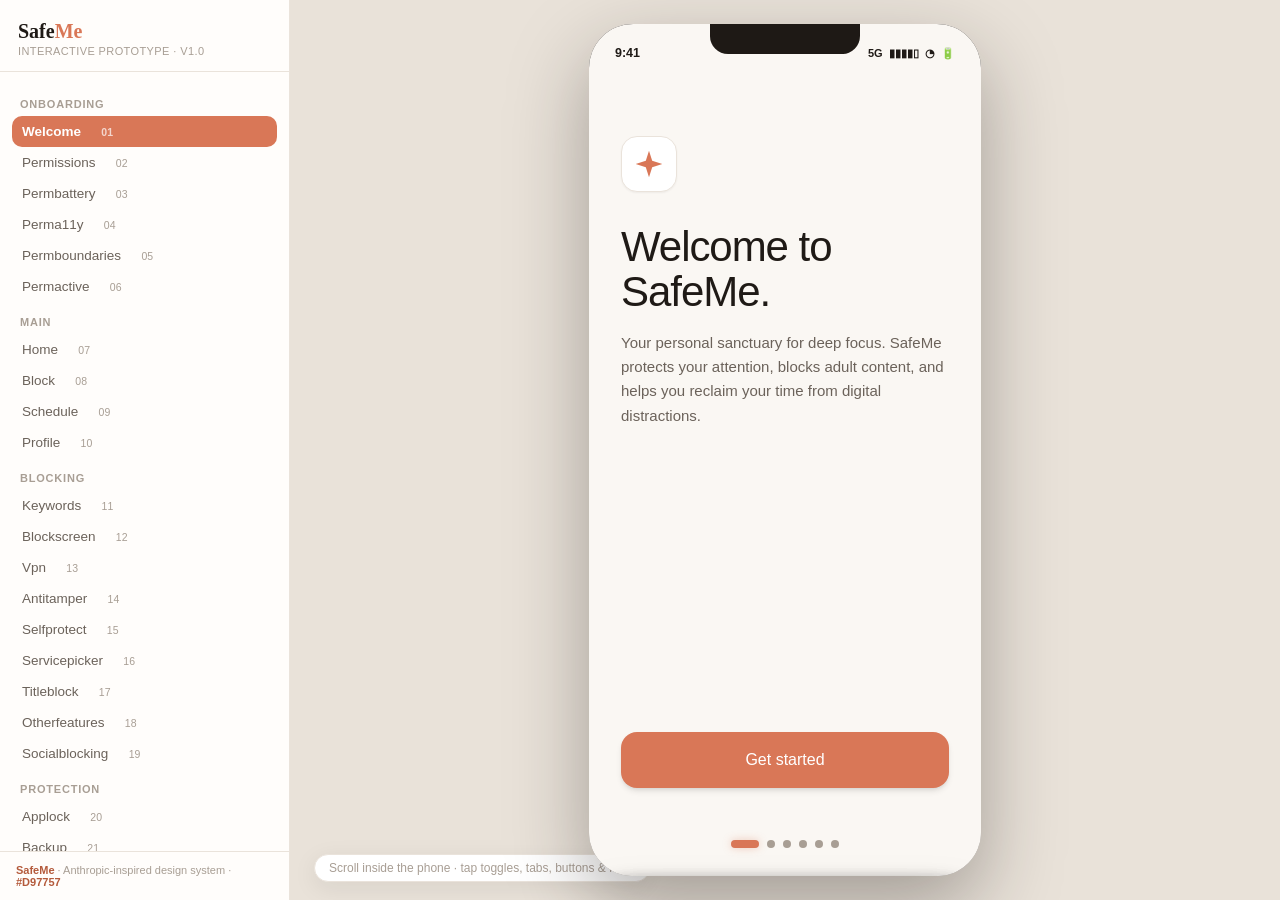
<file: Reference/prototype/index.html>
<!DOCTYPE html>
<html lang="en">
<head>
<meta charset="UTF-8">
<meta name="viewport" content="width=device-width, initial-scale=1.0">
<title>SafeMe — Interactive Prototype</title>
<script>try{var t=localStorage.getItem('safeme_theme')||'System';var d=t==='Dark'||(t==='System'&&matchMedia('(prefers-color-scheme: dark)').matches);document.documentElement.setAttribute('data-theme',d?'dark':'light')}catch(e){}</script>
<link rel="stylesheet" href="css/styles.css">
</head>
<body>

<!-- ============ PROTOTYPE TOOLBAR ============ -->
<aside class="ptb" id="ptb">
  <div class="ptb-head">
    <div class="pt-logo">Safe<b>Me</b></div>
    <small>Interactive prototype · v1.0</small>
  </div>
  <div class="ptb-groups" id="ptbGroups"></div>
  <div class="ptb-foot"><b>SafeMe</b> · Anthropic-inspired design system · <b>#D97757</b></div>
</aside>

<!-- ============ STAGE ============ -->
<div class="stage">
  <span class="hint">Scroll inside the phone · tap toggles, tabs, buttons &amp; rows</span>

  <!-- ============ PHONE ============ -->
  <div class="phone">
    <div class="notch"></div>
    <div class="statusbar" id="statusbar">
      <span>9:41</span>
      <span class="sright">5G&nbsp; ▮▮▮▮▯&nbsp; ◔&nbsp; 🔋</span>
    </div>

    <div class="screenwrap" id="screenwrap">
      <!-- ================= ONBOARDING — Welcome (safeme_onboarding.html · screen 0) ================= -->
      <section class="screen onb show" id="sc-welcome">
        <div class="obx">
          <div class="obx-top obx-top-welcome">
            <div class="obx-logo"><svg viewBox="0 0 24 24" fill="currentColor"><path d="M12 2L14.4 9.6L22 12L14.4 14.4L12 22L9.6 14.4L2 12L9.6 9.6L12 2Z"/></svg></div>
            <h1 class="obx-wtitle">Welcome to SafeMe.</h1>
            <p class="obx-lead">Your personal sanctuary for deep focus. SafeMe protects your attention, blocks adult content, and helps you reclaim your time from digital distractions.</p>
          </div>
          <div class="obx-foot single">
            <button class="obx-btn-primary" onclick="nav('permissions')">Get started</button>
          </div>
          <div class="obx-dots"><i class="on"></i><i></i><i></i><i></i><i></i><i></i></div>
        </div>
      </section>

      <!-- ================= PERMISSIONS — Step 1 · Notifications (screen 1) ================= -->
      <section class="screen onb" id="sc-permissions">
        <div class="obx">
          <div>
            <div class="obx-backrow"><button class="obx-back" aria-label="Back" onclick="permBack('welcome')"><svg viewBox="0 0 24 24"><path d="M15 5l-7 7 7 7"/></svg></button></div>
            <div class="obx-top">
              <span class="obx-step">Step 1 of 5</span>
              <h2 class="obx-title">Stay mindful</h2>
              <p class="obx-body">Allow SafeMe to send quiet updates when you cross milestones or when focus sessions conclude. We keep notifications minimal and peaceful.</p>
              <div class="obx-card">
                <div class="obx-nrow">
                  <div class="obx-avatar">S</div>
                  <div>
                    <p class="obx-ctitle">SafeMe Shield</p>
                    <p class="obx-csub-sm">Focus &amp; Protection Service</p>
                  </div>
                </div>
                <p class="obx-ntext">Allow SafeMe to send occasional summaries?</p>
              </div>
            </div>
          </div>
          <div class="obx-foot">
            <button class="obx-btn-primary" data-grant data-perm="notifications" data-next="permbattery" onclick="grantPerm(this)">Allow notifications</button>
            <button class="obx-btn-secondary" data-perm="notifications" data-next="permbattery" onclick="skipPerm(this)">Skip for now</button>
          </div>
          <div class="obx-dots"><i></i><i class="on"></i><i></i><i></i><i></i><i></i></div>
        </div>
      </section>

      <!-- ================= PERMISSIONS — Step 2 · Battery (screen 2) ================= -->
      <section class="screen onb" id="sc-permbattery">
        <div class="obx">
          <div>
            <div class="obx-backrow"><button class="obx-back" aria-label="Back" onclick="permBack('permissions')"><svg viewBox="0 0 24 24"><path d="M15 5l-7 7 7 7"/></svg></button></div>
            <div class="obx-top">
              <span class="obx-step">Step 2 of 5</span>
              <h2 class="obx-title">Uninterrupted guard</h2>
              <p class="obx-body">To keep adult content blocked and maintain distraction filters around the clock, SafeMe needs background protection exemption from your battery saver.</p>
              <div class="obx-card">
                <div class="obx-brow">
                  <div>
                    <p class="obx-ctitle">Always Protect in Background</p>
                    <p class="obx-csub">Exempt from Android power saving</p>
                  </div>
                  <div class="obx-toggle" aria-hidden="true"><div class="obx-knob"></div></div>
                </div>
              </div>
            </div>
          </div>
          <div class="obx-foot">
            <button class="obx-btn-primary" data-grant data-perm="battery" data-next="perma11y" onclick="grantPerm(this)">Disable optimization</button>
            <button class="obx-btn-secondary" data-perm="battery" data-next="perma11y" onclick="skipPerm(this)">Skip for now</button>
          </div>
          <div class="obx-dots"><i></i><i></i><i class="on"></i><i></i><i></i><i></i></div>
        </div>
      </section>

      <!-- ================= PERMISSIONS — Step 3 · Accessibility (screen 3) ================= -->
      <section class="screen onb" id="sc-perma11y">
        <div class="obx">
          <div>
            <div class="obx-backrow"><button class="obx-back" aria-label="Back" onclick="permBack('permbattery')"><svg viewBox="0 0 24 24"><path d="M15 5l-7 7 7 7"/></svg></button></div>
            <div class="obx-top">
              <span class="obx-step">Step 3 of 5</span>
              <h2 class="obx-title">Content filtering</h2>
              <p class="obx-body obx-body-tight">Enable accessibility services to allow SafeMe to detect and filter explicit adult content or addictive feeds across your browsers and apps instantly.</p>
              <div class="obx-callout">
                <svg fill="none" stroke="currentColor" viewBox="0 0 24 24"><path stroke-linecap="round" stroke-linejoin="round" stroke-width="2" d="M13 16h-1v-4h-1m1-4h.01M21 12a9 9 0 11-18 0 9 9 0 0118 0z"/></svg>
                <p>Your privacy is absolute. Content checks happen locally on your device to shield you without compromising your personal data.</p>
              </div>
            </div>
          </div>
          <div class="obx-foot">
            <button class="obx-btn-primary" data-grant data-perm="a11y" data-next="permboundaries" onclick="grantPerm(this)">Enable accessibility</button>
            <button class="obx-btn-secondary" data-perm="a11y" data-next="permboundaries" onclick="skipPerm(this)">Skip for now</button>
          </div>
          <div class="obx-dots"><i></i><i></i><i></i><i class="on"></i><i></i><i></i></div>
        </div>
      </section>

      <!-- ================= PERMISSIONS — Step 4 · Boundaries (screen 4) ================= -->
      <section class="screen onb" id="sc-permboundaries">
        <div class="obx">
          <div>
            <div class="obx-backrow"><button class="obx-back" aria-label="Back" onclick="permBack('perma11y')"><svg viewBox="0 0 24 24"><path d="M15 5l-7 7 7 7"/></svg></button></div>
            <div class="obx-top">
              <span class="obx-step">Step 4 of 5</span>
              <h2 class="obx-title">Your digital boundaries</h2>
              <p class="obx-body">SafeMe is engineered to respect your autonomy. By filtering out distractions and harmful content, we help you direct your focus toward what truly matters to you.</p>
              <div class="obx-card">
                <p class="obx-ctitle" style="margin-bottom:4px">Strict Safe Filtering</p>
                <p class="obx-cbody">Adult content and triggers are blocked silently and securely in the background.</p>
              </div>
            </div>
          </div>
          <div class="obx-foot single">
            <button class="obx-btn-primary" onclick="nav('permactive')">I understand</button>
          </div>
          <div class="obx-dots"><i></i><i></i><i></i><i></i><i class="on"></i><i></i></div>
        </div>
      </section>

      <!-- ================= PERMISSIONS — Active (screen 5) ================= -->
      <section class="screen onb" id="sc-permactive">
        <div class="obx">
          <div>
            <div class="obx-backrow"><button class="obx-back" aria-label="Back" onclick="permBack('permboundaries')"><svg viewBox="0 0 24 24"><path d="M15 5l-7 7 7 7"/></svg></button></div>
            <div class="obx-top obx-done">
              <div class="obx-check"><svg fill="none" stroke="currentColor" viewBox="0 0 24 24"><path stroke-linecap="round" stroke-linejoin="round" stroke-width="2.5" d="M5 13l4 4L19 7"/></svg></div>
              <h2 class="obx-dtitle">SafeMe is active.</h2>
              <p class="obx-dbody">Your defenses are set. Enjoy a clean, focused, and distraction-free digital experience.</p>
            </div>
          </div>
          <div class="obx-foot single">
            <button class="obx-btn-primary" onclick="finishOnboard()">Open SafeMe</button>
          </div>
          <!-- No paging dots: the reference file fades the indicators out on this screen. -->
        </div>
      </section>

      <!-- ================= HOME ================= -->
      <section class="screen nav-on" id="sc-home">
        <div style="display:flex;align-items:center;gap:10px;padding-top:10px">
          <div class="avatar">A</div>
          <div style="flex:1"><div style="font-weight:700;font-size:16px">Good evening, Alex</div><div style="font-size:12px;color:var(--ink-2)">Wednesday, 9:41 PM</div></div>
          <span class="pill g"><span class="pdot"></span>Protected</span>
        </div>

        <div class="hero" style="margin-top:16px">
          <div class="tag">Shield status</div>
          <h2>Fully protected</h2>
          <p>8 of 10 layers active · 2 need attention</p>
          <div class="rings"></div><div class="rings r2"></div>
          <div class="row">
            <div class="ring" style="width:56px;height:56px"><svg viewBox="0 0 64 64" style="width:56px;height:56px"><circle class="bg" cx="32" cy="32" r="26" fill="none" stroke-width="6"/><circle class="fg" cx="32" cy="32" r="26" fill="none" stroke-width="6" stroke-dasharray="163.4" stroke-dashoffset="32.7" transform="rotate(-90 32 32)"/></svg></div>
            <button class="btn" style="background:rgba(255,255,255,.16);color:#fff" onclick="nav('block')">Review shield</button>
          </div>
        </div>

        <div class="card" id="a11yBanner" style="display:flex;align-items:center;gap:14px;margin-top:12px;background:rgba(244,67,54,.07);border-color:var(--danger)">
          <div class="ic r" id="a11yIc"><svg viewBox="0 0 24 24"><circle cx="16" cy="4" r="1"/><path d="m18 19 1-7-6 1M5 8l3-3 5.5 3-2.36 3.5M4.24 14.5a5 5 0 006.88 6M13.76 17.5a5 5 0 00-6.88-6"/></svg></div>
          <div style="flex:1"><div class="ctitle" id="a11yTitle">Accessibility service is off</div><div class="csub" id="a11ySub">SafeMe can't detect blocked content until you enable it</div></div>
          <span class="pill r" id="a11yPill"><span class="pdot"></span>Disabled</span>
          <button class="btn sm btn-secondary" onclick="openA11y()">Open</button>
        </div>

        <div class="card" style="display:flex;align-items:center;gap:14px">
          <div style="flex:1"><div class="ctitle">Master protection</div><div class="csub">Master switch — blocks across all layers</div></div>
          <div class="sw on" data-toggle></div>
        </div>

        <div class="sec-t">Quick actions <span class="more" onclick="nav('quickactions')">Edit</span></div>
        <div class="grid2">
          <button class="qa" onclick="nav('applock')"><div class="ic"><svg viewBox="0 0 24 24"><rect x="5" y="11" width="14" height="9" rx="2"/><path d="M8 11V8a4 4 0 018 0v3"/></svg></div><div class="t">App lock</div><div class="s">Protect apps</div></button>
          <button class="qa" onclick="nav('keywords')"><div class="ic"><svg viewBox="0 0 24 24"><path d="M4 9h16M4 15h16M10 3L8 21M16 3l-2 18"/></svg></div><div class="t">Add keyword</div><div class="s">Block more sites</div></button>
          <button class="qa" onclick="nav('scheduleedit')"><div class="ic"><svg viewBox="0 0 24 24"><rect x="4" y="5" width="16" height="16" rx="3"/><path d="M4 10h16M9 3v4M15 3v4"/></svg></div><div class="t">New schedule</div><div class="s">Recurring window</div></button>
          <button class="qa" onclick="nav('backup')"><div class="ic"><svg viewBox="0 0 24 24"><path d="M21 15v4a2 2 0 01-2 2H5a2 2 0 01-2-2v-4M7 10l5 5 5-5M12 15V3"/></svg></div><div class="t">Backup</div><div class="s">Export to JSON</div></button>
        </div>

        <div class="sec-t">Today</div>
        <div class="stats two">
          <div class="stat b"><div class="n" id="homeBlocked">0</div><div class="l">Blocked</div></div>
          <div class="stat o"><div class="n" id="homeSchedules">0</div><div class="l">Schedules</div></div>
        </div>

        <div class="sec-t">Recent activity <span class="more" onclick="nav('history')">History</span></div>
        <div class="card feed">
          <div id="homeFeed"></div>
          <div id="homeFeedEmpty" class="feed-empty">No activity yet — blocks, schedules and protection changes will show up here</div>
        </div>
      </section>

      <!-- ================= BLOCK ================= -->
      <section class="screen nav-on" id="sc-block">
        <div class="sub"><h1>Blocking</h1>
          <button class="act" onclick="toast('Blocking help')"><svg viewBox="0 0 24 24"><circle cx="12" cy="12" r="9"/><path d="M12 16v-4M12 8h.01"/></svg></button>
        </div>
        <div class="shield">
          <div class="s-left">
            <div class="s-ic"><svg viewBox="0 0 24 24"><path d="M12 2l8 3v5c0 5-3 9-8 12-5-3-8-7-8-12V5z"/><path d="M9 12l2 2 4-4"/></svg></div>
            <div class="s-tx"><div class="s-t">Blocking active</div></div>
          </div>
          <div class="sw on" data-toggle></div>
          <div class="rings"></div><div class="rings r2"></div>
        </div>
        <div class="stats" style="margin-top:12px">
          <div class="stat b"><div class="n" id="blkBlocked">0</div><div class="l">Blocked today</div></div>
          <div class="stat g"><div class="n">454</div><div class="l">Keywords</div></div>
          <div class="stat o"><div class="n">3</div><div class="l">Layers active</div></div>
        </div>

        <div class="qa" role="button" tabindex="0" style="margin-top:12px;cursor:pointer" onclick="kwGo('keywords')"><div style="display:flex;align-items:center;gap:12px;width:100%"><div class="ic"><svg viewBox="0 0 24 24"><path d="M4 6h16M4 12h16M4 18h16"/></svg></div><div style="flex:1;min-width:0"><div class="t">Custom Keywords &amp; Web Blocking</div><div class="s" id="mgCardSub">0 keywords · 0 websites · 0 trusted</div></div><span class="chev"><svg viewBox="0 0 24 24"><path d="M9 5l7 7-7 7"/></svg></span></div><div class="seg" style="margin-top:12px"><button class="on" onclick="event.stopPropagation();kwGo('keywords')">Keywords</button><button onclick="event.stopPropagation();kwGo('websites')">Websites</button></div></div>

        <div class="sec-t">More blocking</div>
        <div class="grid2">
          <button class="qa" onclick="nav('socialblocking')"><div class="ic o"><svg viewBox="0 0 24 24"><path d="M12 2 2 7l10 5 10-5-10-5z"/><path d="m2 17 10 5 10-5M2 12l10 5 10-5"/></svg></div><div class="t">Social Media Blocking</div><div class="s">Whole apps or just tabs · Reels · Shorts · Spotlight</div></button>
          <button class="qa" onclick="nav('blockscreen')"><div class="ic d"><svg viewBox="0 0 24 24"><rect x="4" y="4" width="16" height="16" rx="4"/><path d="M12 8v8M8 12h8"/></svg></div><div class="t">Block Screen</div><div class="s">Message · close-gate</div></button>
          <button class="qa" onclick="nav('vpn')"><div class="ic g"><svg viewBox="0 0 24 24"><path d="M12 2l8 3v5c0 5-3 9-8 12-5-3-8-7-8-12V5z"/><path d="M9 12l2 2 4-4"/></svg></div><div class="t">DNS &amp; VPN Filtering</div><div class="s">VPN · presets</div></button>
          <button class="qa" onclick="nav('antitamper')"><div class="ic r"><svg viewBox="0 0 24 24"><path d="M12 2l7 3v5c0 4.5-3 7.5-7 9-4-1.5-7-4.5-7-9V6z"/><path d="M12 8v4M12 16h.01"/></svg></div><div class="t">Anti-Tamper</div><div class="s">Prevent uninstall · power menu</div></button>
          <button class="qa" onclick="nav('titleblock')"><div class="ic o"><svg viewBox="0 0 24 24"><path d="M5 5h14M12 5v14M8 19h8"/></svg></div><div class="t">Block Settings by Title</div><div class="s">System pages · app titles</div></button>
          <button class="qa" onclick="nav('otherfeatures')"><div class="ic d"><svg viewBox="0 0 24 24"><path d="M12 2 2 7l10 5 10-5-10-5z"/><path d="m2 17 10 5 10-5M2 12l10 5 10-5"/></svg></div><div class="t">Some Other Features</div><div class="s">Image/video search · more</div></button>
        </div>
      </section>

      <!-- ================= SOCIAL MEDIA BLOCKING (top) ================= -->
      
      <!-- ================= SCHEDULE ================= -->
      <section class="screen nav-on" id="sc-schedule">
        <div class="sub"><h1>Schedule-Based App Blocking</h1><button class="btn sm btn-primary" onclick="openSchedEdit(null)">+ New</button></div>
        <div class="hero" id="schedHero">
          <div class="hero-ic"><svg viewBox="0 0 24 24"><rect x="4" y="5" width="16" height="16" rx="3"/><path d="M4 10h16M9 3v4M15 3v4"/></svg></div>
          <div class="tag">Schedule-Based App Blocking</div>
          <h2 id="schedHeroCount">0 active schedules</h2>
          <p id="schedHeroSub">No schedules yet — create one</p>
          <div class="hero-foot"><span class="pill r" id="schedHeroPill"><span class="pdot"></span>Off</span></div>
          <div class="rings"></div><div class="rings r2"></div>
        </div>

        <div class="banner" id="schA11yWarn">
          <div class="ic"><svg viewBox="0 0 24 24"><circle cx="16" cy="4" r="1"/><path d="m18 19 1-7-6 1M5 8l3-3 5.5 3-2.36 3.5M4.24 14.5a5 5 0 006.88 6M13.76 17.5a5 5 0 006.88-6"/></svg></div>
          <div class="tx"><div class="t">Accessibility Service required</div><div class="s">This schedule blocks app launches, so it won't work until SafeMe's Accessibility Service is enabled.</div></div>
          <button class="btn btn-primary sm" onclick="toast('Opening Accessibility settings')">Enable</button>
          <button class="x" onclick="dismissBanner(this)" aria-label="Dismiss warning"><svg viewBox="0 0 24 24"><path d="M6 6l12 12M18 6L6 18"/></svg></button>
        </div>
        <div class="banner" id="schExactWarn">
          <div class="ic"><svg viewBox="0 0 24 24"><circle cx="12" cy="12" r="9"/><path d="M12 7v5l3 2"/></svg></div>
          <div class="tx"><div class="t">Precise schedule timing is off</div><div class="s">Schedules may start or stop minutes late until you allow SafeMe to set exact alarms.</div></div>
          <button class="btn btn-primary sm" onclick="toast('Opening exact-alarm settings')">Enable</button>
          <button class="x" onclick="dismissBanner(this)" aria-label="Dismiss warning"><svg viewBox="0 0 24 24"><path d="M6 6l12 12M18 6L6 18"/></svg></button>
        </div>
        <div class="card" style="display:flex;align-items:center;gap:12px;margin-top:12px">
          <div class="ic g" style="width:40px;height:40px;border-radius:13px"><svg viewBox="0 0 24 24"><path d="M12 2l7 3v5c0 4.5-3 7.5-7 9-4-1.5-7-4.5-7-9V6z"/><path d="M9 12l2 2 4-4"/></svg></div>
          <div style="flex:1;min-width:0"><div class="ctitle">Exclude Apps</div><div class="csub" id="schExcludeSub">Never blocked by any schedule</div></div>
          <button class="btn btn-secondary sm" style="border:1px solid var(--line);background:var(--surface);color:var(--ink)" onclick="openSheet('sheetApps')">Manage</button>
        </div>

        <div class="sec-t" style="margin-top:20px">Your schedules</div>
        <div id="schedEmpty" style="display:none;font-size:12.5px;line-height:18px;color:var(--ink-2);padding:4px 2px">No schedules yet — create one</div>
        <div id="schedList" style="display:flex;flex-direction:column;gap:12px"></div>
        <div class="note" style="margin-top:12px"><svg viewBox="0 0 24 24"><circle cx="12" cy="12" r="9"/><path d="M12 8h.01M11 12h1v4h1"/></svg><span>Alarm-driven boundaries with a 15-min safety net and boot re-arm — restrictions never silently lapse.</span></div>
      </section>

      <!-- ================= PROFILE ================= -->
      <section class="screen nav-on" id="sc-profile">
        <div class="sub"><h1>Profile</h1><button class="act" onclick="toast('Sharing SafeMe…')"><svg viewBox="0 0 24 24"><circle cx="6" cy="12" r="3"/><circle cx="18" cy="6" r="3"/><circle cx="18" cy="18" r="3"/><path d="M8.7 10.7l6.6-3.4M8.7 13.3l6.6 3.4"/></svg></button><p class="sub-desc">Your account, appearance, permissions &amp; support.</p></div>
        <div class="card" style="display:flex;align-items:center;gap:14px">
          <div class="avatar sm">A</div>
          <div style="flex:1;min-width:0"><div style="font-weight:700;font-size:16px">Alex</div><div style="font-size:12px;color:var(--ink-2);margin-top:2px">Protected since Mar 2026</div></div>
          <span class="pill g"><span class="pdot"></span>38-day streak</span>
        </div>

        <div class="group-label">Appearance</div>
        <div class="card">
          <div class="theme-head">
            <div class="theme-ic"><svg viewBox="0 0 24 24"><path d="M21 12.8A8.5 8.5 0 1111.2 3 6.5 6.5 0 0021 12.8z"/></svg></div>
            <div class="tx"><div class="t">Dark / Light Mode</div><div class="s">Follow system or choose dark / light</div></div>
          </div>
          <div class="seg" id="themeSeg" style="margin-top:14px"><button class="on" onclick="setTheme(this,'System')">System</button><button onclick="setTheme(this,'Dark')">Dark</button><button onclick="setTheme(this,'Light')">Light</button></div>
        </div>

        <div class="group-label">Protection</div>
        <div class="grid2">
          <button class="qa" onclick="nav('applock')"><div class="ic"><svg viewBox="0 0 24 24"><rect x="5" y="11" width="14" height="10" rx="2"/><path d="M8 11V7a4 4 0 018 0v4"/></svg></div><div class="t">App Lock</div><div class="s">PIN · pattern · biometric · brute-force guard</div></button>
          <button class="qa" onclick="toast('Coming soon')"><div class="ic o"><svg viewBox="0 0 24 24"><path d="M12 12a4 4 0 100-8 4 4 0 000 8zM4 21v-1a7 7 0 0114 0v1"/></svg></div><div class="t">Accountability</div><div class="s">Partner · time delay · daily report</div><span class="badge soon">Coming soon</span></button>
          <button class="qa" onclick="nav('backup')"><div class="ic g"><svg viewBox="0 0 24 24"><path d="M21 15v4a2 2 0 01-2 2H5a2 2 0 01-2-2v-4M7 10l5 5 5-5M12 15V3"/></svg></div><div class="t">Backup &amp; Restore</div><div class="s">Export / import · atomic · versioned</div></button>
          <button class="qa" onclick="nav('permissions')"><div class="ic g"><svg viewBox="0 0 24 24"><path d="M12 2l7 3v5c0 4.5-3 7.5-7 9-4-1.5-7-4.5-7-9V6z"/><path d="M9 12l2 2 4-4"/></svg></div><div class="t">Permissions</div><div class="s" id="permCardSub">0 of 3 granted · finish setup</div></button>
        </div>

        <div class="group-label">Support</div>
        <div class="card" style="display:flex;align-items:center;gap:12px;margin-bottom:12px;cursor:pointer" role="button" tabindex="0" onclick="nav('troubleshoot')">
          <div class="ic o" style="width:40px;height:40px;border-radius:13px;background:#F7EDDD;color:var(--warning);display:flex;align-items:center;justify-content:center;flex:none"><svg viewBox="0 0 24 24" style="width:20px;height:20px;stroke:currentColor;fill:none;stroke-width:2;stroke-linecap:round;stroke-linejoin:round"><circle cx="12" cy="12" r="9"/><path d="M10 8l6 4-6 4z"/></svg></div>
          <div style="flex:1;min-width:0"><div class="ctitle">Troubleshooting</div><div class="csub">Background autostart · enable it manually</div></div>
          <span class="chev" style="color:var(--ink-3)"><svg viewBox="0 0 24 24"><path d="M9 5l7 7-7 7"/></svg></span>
        </div>
        <div class="list">
          <button class="li" onclick="nav('about')"><div class="ic"><svg viewBox="0 0 24 24"><circle cx="12" cy="12" r="9"/><path d="M12 11v5M12 8h.01"/></svg></div><div class="tx"><div class="t">About</div><div class="s">v0.1.0 · version info</div></div><span class="chev"><svg viewBox="0 0 24 24"><path d="M9 5l7 7-7 7"/></svg></span></button>
          <button class="li" onclick="toast('Contact: support@safeme.app')"><div class="ic o"><svg viewBox="0 0 24 24"><path d="M4 5h16v14H4z"/><path d="M4 6l8 7 8-7"/></svg></div><div class="tx"><div class="t">Contact Support</div><div class="s">We reply within a day</div></div><span class="chev"><svg viewBox="0 0 24 24"><path d="M9 5l7 7-7 7"/></svg></span></button>
        </div>

        <div class="group-label" style="color:var(--danger)">Danger zone</div>
        <button class="btn btn-danger btn-block" onclick="openSheet('sheetDelete')">Delete account</button>
        <div style="text-align:center;font-size:11.5px;color:var(--ink-3);margin-top:16px;line-height:1.6">SafeMe v0.1.0 · open://protectyourself<br>No ads · no trackers · no analytics</div>
      </section>

      <!-- ================= SUB SCREENS ================= -->
      <section class="screen" id="sc-keywords">
        <div class="sub"><button class="back" onclick="back()"><svg viewBox="0 0 24 24"><path d="M15 5l-7 7 7 7"/></svg></button><h1>Keyword Manager</h1><p class="sub-desc">Block or allow keywords &amp; websites across all layers.</p></div>

        <div class="seg" style="margin-top:18px" data-seg="kwtype">
          <button class="on" data-val="keywords" onclick="kwType('keywords')">Keywords</button>
          <button data-val="websites" onclick="kwType('websites')">Websites</button>
        </div>
        <div class="seg" style="margin-top:12px" data-seg="kwtab">
          <button class="on" data-val="blocklist" data-for="keywords" onclick="kwTab('blocklist')">Blocklist</button>
          <button data-val="whitelist" data-for="keywords" onclick="kwTab('whitelist')">Whitelist</button>
          <button class="hidden" data-val="blocked" data-for="websites" onclick="kwTab('blocked')">Blocked</button>
          <button class="hidden" data-val="trusted" data-for="websites" onclick="kwTab('trusted')">Trusted</button>
        </div>

        <p id="kwNote" class="kw-note" style="display:none">Whitelist keywords override the blocklist.</p>

        <label class="field f46" style="margin-top:14px"><svg viewBox="0 0 24 24"><circle cx="11" cy="11" r="7"/><path d="M21 21l-4.3-4.3"/></svg><input id="kwQuery" placeholder="Search keywords…" oninput="kwRender()"></label>

        <div id="kwList" style="margin-top:14px"></div>
        <div id="kwEmpty" class="kw-empty" style="margin-top:14px">No custom keywords yet. Add one to get started.</div>

        <div style="display:flex;gap:10px;margin-top:10px">
          <button class="btn btn-primary" style="flex:1;height:50px;padding:0 12px;font-size:15px" onclick="kwAdd()"><svg viewBox="0 0 24 24" style="width:18px;height:18px"><path d="M12 5v14M5 12h14"/></svg><span id="kwAddLabel">Add keyword</span></button>
          <button class="btn btn-secondary" style="flex:1;height:50px;font-size:15px;border:1px solid var(--line);background:var(--surface);color:var(--ink)" onclick="toast('Reset to bundled defaults')">Reset</button>
        </div>
      </section>

      <section class="screen" id="sc-blockscreen">
        <div class="sub"><button class="back" onclick="back()"><svg viewBox="0 0 24 24"><path d="M15 5l-7 7 7 7"/></svg></button><h1>Block Screen</h1><p class="sub-desc">Customize the full-screen gate shown when content is blocked.</p></div>
        <div class="card" style="text-align:center;background:linear-gradient(160deg,#171310,#2A211B);color:#fff;border:none">
          <div style="font-size:11px;letter-spacing:1px;text-transform:uppercase;color:#9A8D80">Preview</div>
          <div id="bsPreviewImg" class="img-sunset" style="display:none;width:52px;height:52px;border-radius:16px;margin:12px auto 0"></div>
          <div class="bo-logo" style="width:52px;height:52px;border-radius:16px;background:linear-gradient(135deg,var(--brand-dark),var(--brand));display:flex;align-items:center;justify-content:center;margin:12px auto"><svg viewBox="0 0 24 24" style="width:28px;height:28px;stroke:#fff;fill:none;stroke-width:1.8;stroke-linecap:round;stroke-linejoin:round"><path d="M12 3l7 3v5c0 4.5-3 7.5-7 9-4-1.5-7-4.5-7-9V6z"/><path d="M9 12l2 2 4-4"/></svg></div>
          <div style="font-family:var(--serif);font-size:20px">This site is blocked</div>
          <div id="bsPreviewMsg" style="color:#C9BEB3;font-size:12.5px;margin-top:6px">Stay safe, Alex. You chose this.</div>
          <div id="bsPreviewCount" style="color:#E8B78F;font-size:12px;margin-top:12px">Closing in 5s…</div>
        </div>
        <div class="group-label">Customization</div>
        <div class="list">
          <div class="li"><div class="ic"><svg viewBox="0 0 24 24"><rect x="4" y="5" width="16" height="14" rx="2"/><circle cx="9" cy="10" r="2"/><path d="M4 17l5-4 4 3 3-2 4 3"/></svg></div><div class="tx"><div class="t">Motivation image</div><div class="s" id="bsImgSub">None · SAF persistable URI</div></div><button class="btn sm btn-secondary" onclick="openSheet('sheetBsImg')">Choose</button></div>
          <div class="li"><div class="ic"><svg viewBox="0 0 24 24"><path d="M4 7h16M4 12h16M4 17h10"/></svg></div><div class="tx"><div class="t">Custom message</div><div class="s" id="bsMsgSub">"Stay safe, Alex. You chose this."</div></div><button class="btn sm btn-secondary" onclick="openSheet('sheetBsMsg')">Edit</button></div>
        </div>
        <div class="group-label">Close-gate policy</div>
        <div class="card">
          <div style="display:flex;align-items:center;gap:12px"><div style="flex:1"><div class="ctitle">Dwell countdown</div><div class="csub">Time before Close unlocks · 3–120s</div></div><div style="display:flex;align-items:center;gap:10px"><button class="btn sm btn-secondary" onclick="dwellStep(-1)">−</button><span id="bsDwellVal" style="font-weight:800;min-width:34px;text-align:center">5s</span><button class="btn sm btn-secondary" onclick="dwellStep(1)">+</button></div></div>
        </div>
        <div class="card" style="display:flex;align-items:center;gap:12px"><div style="flex:1"><div class="ctitle">"Why am I seeing this?"</div><div class="csub">Show the explanation toggle</div></div><div class="sw on" data-toggle id="bsWhySw"></div></div>
        <button class="btn btn-primary btn-block" style="margin-top:14px" onclick="saveBlockScreen()">Save changes</button>
        <button class="btn btn-primary btn-block" style="margin-top:6px" onclick="openBlockov()">Preview block screen</button>
        <button class="btn btn-ghost btn-block" style="margin-top:6px" onclick="toast('Play Store rating prompt')">Rate SafeMe on Play Store</button>
      </section>

      <section class="screen" id="sc-vpn">
        <div class="sub"><button class="back" onclick="back()"><svg viewBox="0 0 24 24"><path d="M15 5l-7 7 7 7"/></svg></button><h1>DNS &amp; VPN Filtering</h1><p class="sub-desc">Filter traffic at the DNS level to block adult &amp; harmful sites.</p></div>
        <div class="card" style="display:flex;align-items:center;gap:12px;background:var(--brand-soft);border-color:var(--brand)">
          <div style="flex:1"><div class="ctitle" style="color:var(--brand-dark)"><span class="pill g" id="vpnPill" style="margin-right:6px"><span class="pdot"></span>Active</span><span id="vpnTitle">VPN filtering is on</span></div><div class="csub" style="color:var(--brand-dark)" id="vpnSub">Cloudflare Family · 0 exempt</div></div>
          <div class="sw on" data-toggle id="vpnToggle"></div>
        </div>
        <div class="group-label">DNS preset</div>
        <div class="list">
          <div class="li" onclick="pickDns(this)"><div class="ic g"><svg viewBox="0 0 24 24"><path d="M5 12l5 5L20 6"/></svg></div><div class="tx"><div class="t">Cloudflare Family</div><div class="s">Balanced · malware + adult blocked</div></div><div class="checkbox on"><svg viewBox="0 0 24 24"><path d="M5 12l5 5L20 6"/></svg></div></div>
          <div class="li" onclick="pickDns(this)"><div class="ic o"><svg viewBox="0 0 24 24"><path d="M12 2l8 3v5c0 5-3 9-8 12-5-3-8-7-8-12V5z"/></svg></div><div class="tx"><div class="t">AdGuard Family</div><div class="s">Strict · + ads &amp; trackers</div></div><div class="checkbox"><svg viewBox="0 0 24 24"><path d="M5 12l5 5L20 6"/></svg></div></div>
          <div class="li" onclick="pickDns(this)"><div class="ic d"><svg viewBox="0 0 24 24"><rect x="4" y="4" width="16" height="16" rx="4"/><path d="M8 12h8"/></svg></div><div class="tx"><div class="t">Custom preset</div><div class="s" id="dnsCustomSub">IPv4 / IPv6 validated</div></div><div class="checkbox"><svg viewBox="0 0 24 24"><path d="M5 12l5 5L20 6"/></svg></div></div>
        </div>
        <div class="card" style="display:flex;gap:12px;align-items:center"><div class="ic g" style="width:40px;height:40px;border-radius:13px;background:#E7F0EC;color:var(--success);display:flex;align-items:center;justify-content:center;flex:none"><svg viewBox="0 0 24 24" style="width:20px;height:20px;stroke:currentColor;fill:none;stroke-width:2;stroke-linecap:round"><path d="M17 7l5 5-5 5M7 17l-5-5 5-5"/></svg></div><div style="flex:1"><div class="ctitle">VPN whitelist apps</div><div class="csub" id="vpnWhitelistSub">No apps exempt</div></div><button class="btn sm btn-secondary" onclick="openSheet('sheetVpnApps')">Manage</button></div>
        <div class="group-label">Notification</div>
        <div class="seg" style="margin-bottom:10px"><button class="on" onclick="togSeg(this);setVpnNotif(this)">Default</button><button onclick="togSeg(this);setVpnNotif(this)">Hide</button><button onclick="togSeg(this);setVpnNotif(this)">Custom</button></div>
        <label class="field" id="vpnNotifWrap" style="display:none"><svg viewBox="0 0 24 24"><path d="M12 3a6 6 0 016 6v5l2 2H4l2-2V9a6 6 0 016-6zM10 20h4"/></svg><input id="vpnNotifCustom" placeholder="Custom message…"></label>
        <div class="note"><svg viewBox="0 0 24 24"><circle cx="12" cy="12" r="9"/><path d="M12 8h.01M11 12h1v4h1"/></svg><span>Foreground service with START_STICKY — auto-restores on boot &amp; app foreground.</span></div>
      </section>

      <section class="screen" id="sc-antitamper">
        <div class="sub"><button class="back" onclick="back()"><svg viewBox="0 0 24 24"><path d="M15 5l-7 7 7 7"/></svg></button><h1>Anti-Tamper</h1><p class="sub-desc">Protects SafeMe from being disabled, uninstalled, or bypassed.</p></div>
        <div class="card" style="display:flex;align-items:center;gap:12px;margin-top:14px"><div class="ic r" style="width:40px;height:40px;border-radius:13px;background:#F9E7E5;color:var(--danger);display:flex;align-items:center;justify-content:center;flex:none"><svg viewBox="0 0 24 24" style="width:20px;height:20px;stroke:currentColor;fill:none;stroke-width:2;stroke-linecap:round"><path d="M4 7h16M9 7V5h6v2M7 7l1 13h8l1-13"/></svg></div><div style="flex:1"><div class="ctitle">Prevent Uninstall</div><div class="csub">Prevents uninstall · blocks our app-info page</div></div><button class="btn sm btn-secondary" onclick="toast('Activating Prevent Uninstall…')">Activate</button></div>
        <button class="protect-btn" style="margin-top:14px" onclick="nav('selfprotect')">
          <span style="display:flex;align-items:center;gap:12px">
            <span class="pb-ic"><svg viewBox="0 0 24 24"><path d="M12 2l7 3v5c0 4.5-3 7.5-7 9-4-1.5-7-4.5-7-9V6z"/><path d="M12 9v6M9 12h6"/></svg></span>
            <span class="pb-tx"><span class="pb-t">Protect Another App's Accessibility Service</span></span>
            <span class="pb-chev"><svg viewBox="0 0 24 24"><path d="M9 5l7 7-7 7"/></svg></span>
          </span>
        </button>
        <div class="note" style="margin-top:12px"><svg viewBox="0 0 24 24"><circle cx="12" cy="12" r="9"/><path d="M12 8h.01M11 12h1v4h1"/></svg><span>Self-healing observer loop + WRITE_SECURE_SETTINGS re-enable keeps protection running.</span></div>
      </section>

      <section class="screen" id="sc-selfprotect">
        <div class="sub"><button class="back" onclick="back()"><svg viewBox="0 0 24 24"><path d="M15 5l-7 7 7 7"/></svg></button><h1>Accessibility Protection</h1><p class="sub-desc">Keeps SafeMe and selected apps' Accessibility Services enabled and running.</p></div>

        <div class="card" style="margin-top:12px">
          <div style="display:flex;align-items:center;gap:12px">
            <div style="flex:1;min-width:0"><div style="font-size:15px;font-weight:700">Accessibility Protection</div><div style="font-size:12.5px;line-height:18px;color:var(--ink-2);margin-top:4px">Watch SafeMe and selected services — restore them if disabled or stopped.</div></div>
            <div class="sw on" data-toggle></div>
          </div>
        </div>

        <div class="card" style="margin-top:12px">
          <div style="display:flex;align-items:center;gap:12px">
            <div style="flex:1;min-width:0"><div style="font-size:13px;font-weight:700">Auto-restore permission</div></div>
            <span class="pill r" id="apPermPill"><span class="pdot"></span>Notifications only</span>
          </div>
          <p style="font-size:12.5px;line-height:18px;color:var(--ink-2);margin-top:4px">Not granted — SafeMe can only notify you when a protected service is disabled. One-time ADB setup enables auto-restore.</p>
          <button class="btn btn-secondary" style="height:44px;width:100%;border-radius:12px;font-size:13px;margin-top:12px" onclick="apToggleAdb(this)" id="apAdbBtn">Show ADB setup instructions</button>
          <div id="apAdb" style="display:none;margin-top:12px;background:var(--surface);border:1px solid var(--line);border-radius:12px;padding:12px">
            <div style="font-size:12px;line-height:18px;color:var(--ink-2)">1. Connect your phone to a computer and enable USB debugging.</div>
            <div style="font-size:12px;line-height:18px;color:var(--ink-2);margin-top:8px">2. Run this command from a terminal:</div>
            <div style="font-family:ui-monospace,Menlo,monospace;font-size:12px;line-height:18px;font-weight:600;margin-top:8px;word-break:break-all">adb shell pm grant com.safeme.app android.permission.WRITE_SECURE_SETTINGS</div>
            <div style="display:flex;gap:8px;margin-top:12px">
              <button class="btn btn-secondary" style="height:36px;padding:0 12px;border-radius:8px;font-size:12px" onclick="toast('Copied')">Copy</button>
              <button class="btn btn-secondary" style="flex:1;height:36px;padding:0 12px;border-radius:10px;font-size:12.5px" onclick="toast('Permission not detected — follow the ADB steps')">I've granted it — re-check</button>
            </div>
          </div>
        </div>

        <button class="card" style="display:flex;align-items:center;gap:12px;margin-top:12px;width:100%;text-align:left;border-color:rgba(217,119,87,.35);padding:14px 16px;cursor:pointer" onclick="nav('servicepicker')">
          <div class="ic" style="width:40px;height:40px;border-radius:13px;box-shadow:0 6px 14px rgba(217,119,87,.30)"><svg viewBox="0 0 24 24"><path d="M12 2l7 3v5c0 4.5-3 7.5-7 9-4-1.5-7-4.5-7-9V6z"/><path d="M9 12l2 2 4-4"/></svg></div>
          <div style="flex:1;min-width:0;font-size:15px;font-weight:700;line-height:20px">Protect Another App's Accessibility Service</div>
          <span class="chev" style="color:var(--ink-2)"><svg viewBox="0 0 24 24"><path d="M9 5l7 7-7 7"/></svg></span>
        </button>

        <div class="note" style="margin-top:12px"><svg viewBox="0 0 24 24"><circle cx="12" cy="12" r="9"/><path d="M12 8h.01M11 12h1v4h1"/></svg><span>Auto-restore needs a one-time WRITE_SECURE_SETTINGS grant via ADB. Services you don't select are never touched. Turn the toggle off to stop restoring.</span></div>
      </section>

      <section class="screen" id="sc-titleblock">
        <div class="sub"><button class="back" onclick="back()"><svg viewBox="0 0 24 24"><path d="M15 5l-7 7 7 7"/></svg></button><h1>Block Settings by Title</h1><p class="sub-desc">Block System Settings pages when their window title matches one of your rules.</p></div>
        <div class="hero" id="titleHero">
          <div class="hero-ic"><svg viewBox="0 0 24 24"><path d="M5 5h14M12 5v14M8 19h8"/></svg></div>
          <div class="tag" id="titleHeroTag">Setup</div>
          <h2 id="titleHeroTitle">No title rules yet</h2>
          <p id="titleHeroSub">Add a rule to start blocking Settings pages by title.</p>
        </div>
        <label class="field" style="margin-top:16px"><svg viewBox="0 0 24 24"><circle cx="11" cy="11" r="7"/><path d="M20 20l-3.5-3.5"/></svg><input id="titleSearch" placeholder="Search rules…" oninput="titleSearch()"></label>
        <div class="group-label" style="margin-top:14px">Rules</div>
        <div id="titleList" style="display:none">
          <div class="kw-row"><div class="ic d"><svg viewBox="0 0 24 24"><path d="M4 6h16M4 12h16M4 18h16"/></svg></div><div class="tx"><div class="t">Settings</div><div class="s">Exact</div></div><div class="sw on" data-toggle></div><button class="act" onclick="openSheet('sheetTitle')"><svg viewBox="0 0 24 24"><path d="M9 5l7 7-7 7"/></svg></button></div>
          <div class="kw-row"><div class="ic d"><svg viewBox="0 0 24 24"><path d="M4 6h16M4 12h16M4 18h16"/></svg></div><div class="tx"><div class="t">Apps</div><div class="s">Contains</div></div><div class="sw on" data-toggle></div><button class="act" onclick="openSheet('sheetTitle')"><svg viewBox="0 0 24 24"><path d="M9 5l7 7-7 7"/></svg></button></div>
          <div class="kw-row"><div class="ic d"><svg viewBox="0 0 24 24"><path d="M4 6h16M4 12h16M4 18h16"/></svg></div><div class="tx"><div class="t">Google Play</div><div class="s">Contains</div></div><div class="sw on" data-toggle></div><button class="act" onclick="openSheet('sheetTitle')"><svg viewBox="0 0 24 24"><path d="M9 5l7 7-7 7"/></svg></button></div>
        </div>
        <div id="titleEmpty"><div class="card" style="padding:22px;text-align:center"><div class="ic d" style="margin:0 auto 10px"><svg viewBox="0 0 24 24"><path d="M5 5h14M12 5v14M8 19h8"/></svg></div><div style="font-size:15px;font-weight:700;color:var(--ink)">No title rules yet</div><div style="font-size:12px;color:var(--ink-2);margin-top:4px">Add your first rule to start blocking by window title.</div></div></div>
        <div id="titleNoMatch" style="display:none;padding:12px;font-size:13px;color:var(--ink-2);text-align:center">No rules match your search.</div>
        <button class="btn btn-secondary btn-block" style="margin-top:14px" onclick="openSheet('sheetTitle')">+ Add Title</button>
        <div class="note" style="margin-top:12px"><svg viewBox="0 0 24 24"><circle cx="12" cy="12" r="9"/><path d="M12 8h.01M11 12h1v4h1"/></svg><span>Uses the accessibility engine and applies only to System Settings.</span></div>
      </section>

      <section class="screen" id="sc-applock">
        <div class="sub"><button class="back" onclick="back()"><svg viewBox="0 0 24 24"><path d="M15 5l-7 7 7 7"/></svg></button><h1>App Lock</h1></div>
        <div class="hero" id="lockHero">
          <div class="hero-ic"><svg viewBox="0 0 24 24"><path d="M12 3a4 4 0 00-4 4v3H6a1 1 0 00-1 1v9a1 1 0 001 1h12a1 1 0 001-1v-9a1 1 0 00-1-1h-2V7a4 4 0 00-4-4z"/><path d="M12 14v3"/></svg></div>
          <div class="tag">Protection</div>
          <h2 id="lockHeroTitle">App Lock is off</h2>
          <p id="lockHeroSub">Lock SafeMe with a PIN, password or pattern before anyone else opens it.</p>
          <div class="hero-foot"><span class="pill g" id="lockHeroPill"><span class="pdot"></span>Off</span></div>
          <div class="rings"></div><div class="rings r2"></div>
          <div class="row lock-on-only"><button class="btn btn-light" onclick="lockNow()">Lock now</button><button class="btn btn-ghost-light" onclick="openLockSetup()">Change lock</button></div>
        </div>
        <button class="setup-lock-cta lock-off-only" id="setupLockCta" onclick="openLockSetup()">
          <span class="sl-ic"><svg viewBox="0 0 24 24"><path d="M12 3a4 4 0 00-4 4v3H6a1 1 0 00-1 1v9a1 1 0 001 1h12a1 1 0 001-1v-9a1 1 0 00-1-1h-2V7a4 4 0 00-4-4z"/><path d="M12 14v3"/></svg></span>
          <span class="sl-tx"><span class="sl-t">Set up App Lock</span><span class="sl-s">Protect SafeMe with a PIN, password or pattern</span></span>
          <span class="sl-chev"><svg viewBox="0 0 24 24"><path d="M9 5l7 7-7 7"/></svg></span>
        </button>
        <div class="sec-t">Lock settings</div>
        <div class="list">
          <div class="li" onclick="openSheet('sheetAutoLock')"><div class="ic d"><svg viewBox="0 0 24 24"><circle cx="12" cy="12" r="9"/><path d="M12 7v5l3 2"/></svg></div><div class="tx"><div class="t">Auto-lock</div><div class="s" id="autoVal">Immediately after lock</div></div><span class="chev"><svg viewBox="0 0 24 24"><path d="M9 5l7 7-7 7"/></svg></span></div>
          <div class="li"><div class="ic g"><svg viewBox="0 0 24 24"><path d="M12 3a4 4 0 00-4 4v3H6a1 1 0 00-1 1v9a1 1 0 001 1h12a1 1 0 001-1v-9a1 1 0 00-1-1h-2V7a4 4 0 00-4-4z"/><path d="M12 14v3"/></svg></div><div class="tx"><div class="t">Touch ID / Face ID</div><div class="s">Unlock with biometrics</div></div><div class="sw on" data-toggle></div></div>
          <div class="li"><div class="ic o"><svg viewBox="0 0 24 24"><path d="M12 3a4 4 0 00-4 4v3H6a1 1 0 00-1 1v9a1 1 0 001 1h12a1 1 0 001-1v-9a1 1 0 00-1-1h-2V7a4 4 0 00-4-4z"/></svg></div><div class="tx"><div class="t">Disable "Forgot Password"</div><div class="s">Hides the recovery option</div></div><div class="sw" data-toggle></div></div>
        </div>
        <div class="note" style="margin-top:12px"><svg viewBox="0 0 24 24"><path d="M12 2l7 3v5c0 4.5-3 7.5-7 9-4-1.5-7-4.5-7-9V6z"/></svg><span>Hashed with PBKDF2-HMAC-SHA256 + per-user salt, constant-time compare. Brute-force → exponential backoff → 5-min lockout.</span></div>
      </section>

      <section class="screen" id="sc-backup">
        <div class="sub"><button class="back" onclick="back()"><svg viewBox="0 0 24 24"><path d="M15 5l-7 7 7 7"/></svg></button><h1>Backup &amp; Restore</h1></div>
        <p style="font-size:13px;color:var(--ink-2);margin-top:4px;line-height:18px">Export / import your settings as a .jsonc file — atomic and versioned.</p>

        <div class="card" style="margin-top:18px">
          <div style="display:flex;align-items:center;gap:14px">
            <div class="ic" style="width:44px;height:44px;border-radius:14px"><svg viewBox="0 0 24 24" style="width:22px;height:22px"><path d="M21 15v4a2 2 0 01-2 2H5a2 2 0 01-2-2v-4M7 10l5 5 5-5M12 15V3"/></svg></div>
            <div style="flex:1;min-width:0"><div style="font-size:15px;font-weight:600">Export backup</div><div style="font-size:12px;color:var(--ink-2);margin-top:2px">Save your settings to a .jsonc file</div></div>
          </div>
          <button class="btn btn-primary" style="height:46px;font-size:14px;width:100%;margin-top:16px" onclick="toast('Backup exported')">Export</button>
        </div>

        <div class="card" style="margin-top:14px">
          <div style="display:flex;align-items:center;gap:14px">
            <div class="ic g" style="width:44px;height:44px;border-radius:14px"><svg viewBox="0 0 24 24" style="width:22px;height:22px"><path d="M21 15v4a2 2 0 01-2 2H5a2 2 0 01-2-2v-4M7 10l5 5 5-5"/></svg></div>
            <div style="flex:1;min-width:0"><div style="font-size:15px;font-weight:600">Restore from backup</div><div style="font-size:12px;color:var(--ink-2);margin-top:2px">Pick a .jsonc backup and replace your current settings</div></div>
          </div>
          <button class="btn btn-secondary" style="height:46px;font-size:14px;width:100%;margin-top:16px" onclick="openSheet('sheetRestore')">Restore</button>
        </div>

        <div class="group-label" style="margin-top:22px">What's included</div>
        <div class="card">
          <div class="inc">Blocking &amp; keywords</div>
          <div class="inc">Schedules</div>
          <div class="inc">VPN &amp; DNS</div>
          <div class="inc">Quick Actions</div>
          <div class="inc">App Lock</div>
          <div class="inc">Prevent Uninstall</div>
          <div class="inc">Accessibility Protection</div>
          <div class="inc">Content Engines</div>
          <div class="inc" style="border-bottom:none">Block Screen</div>
        </div>
      </section>

      <section class="screen" id="sc-about">
        <div class="sub"><button class="back" onclick="back()"><svg viewBox="0 0 24 24"><path d="M15 5l-7 7 7 7"/></svg></button><h1>About</h1></div>
        <div class="card" style="text-align:center;padding:28px 16px">
          <div style="font-family:var(--serif);font-size:30px;font-weight:700">Safe<b style="color:var(--brand)">Me</b></div>
          <div style="font-size:13px;color:var(--ink-2);margin-top:6px">Version 1.0.76 · package protect.yourself</div>
          <span class="pill g" style="margin-top:12px">No ads · no trackers · no analytics</span>
        </div>
        <div class="list" style="margin-top:14px">
          <div class="li"><div class="ic"><svg viewBox="0 0 24 24"><path d="M10 13a5 5 0 007.5.5l3-3a5 5 0 00-7-7l-1.7 1.7"/><path d="M14 11a5 5 0 00-7.5-.5l-3 3a5 5 0 007 7l1.7-1.7"/></svg></div><div class="tx"><div class="t">Deep link</div><div class="s">open://protectyourself</div></div></div>
          <div class="li" onclick="toast('Opening website…')"><div class="ic"><svg viewBox="0 0 24 24"><circle cx="12" cy="12" r="9"/><path d="M12 3a14 14 0 000 18M12 3a14 14 0 010 18M3 12h18"/></svg></div><div class="tx"><div class="t">Website</div></div><span class="chev"><svg viewBox="0 0 24 24"><path d="M9 5l7 7-7 7"/></svg></span></div>
          <div class="li" onclick="toast('Opening privacy policy…')"><div class="ic g"><svg viewBox="0 0 24 24"><path d="M12 2l7 3v5c0 4.5-3 7.5-7 9-4-1.5-7-4.5-7-9V6z"/></svg></div><div class="tx"><div class="t">Privacy Policy</div></div><span class="chev"><svg viewBox="0 0 24 24"><path d="M9 5l7 7-7 7"/></svg></span></div>
        </div>
      </section>

      <section class="screen" id="sc-troubleshoot">
        <div class="sub"><button class="back" onclick="back()"><svg viewBox="0 0 24 24"><path d="M15 5l-7 7 7 7"/></svg></button><h1>Troubleshooting</h1></div>
        <div style="flex:1;display:flex;align-items:center;justify-content:center;min-height:60vh;font-size:18px;font-weight:700;color:var(--ink)">Troubleshooting</div>
      </section>

      <section class="screen" id="sc-history">
        <div class="sub"><button class="back" onclick="back()"><svg viewBox="0 0 24 24"><path d="M15 5l-7 7 7 7"/></svg></button><h1>History</h1></div>
        <div id="histList"></div>
        <div id="histEmpty" style="padding-top:80px;font-size:13px;line-height:19px;color:var(--ink-3);text-align:center">No activity yet — blocks, schedules and protection changes will show up here</div>
      </section>

      <section class="screen" id="sc-scheduleedit">
        <div class="sub"><button class="back" onclick="back()"><svg viewBox="0 0 24 24"><path d="M15 5l-7 7 7 7"/></svg></button><h1 id="schedEditTitle">New Schedule</h1></div>
        <div class="row14">
          <div style="flex:1;min-width:0"><div style="font-size:15px;font-weight:700">Enabled</div><div style="font-size:12px;color:var(--ink-2);margin-top:2px">Turn off to pause this schedule without deleting it</div></div>
          <div class="sw on" data-toggle id="schedEnabled"></div>
        </div>
        <label class="field" style="margin-top:12px"><svg viewBox="0 0 24 24"><path d="M4 6h16M4 12h16M4 18h10"/></svg><input id="schedName" placeholder="Schedule name (e.g. Study)"></label>
        <div class="group-label">Repeat</div>
        <div class="days"><button class="day on" onclick="togDay(this)">M</button><button class="day on" onclick="togDay(this)">T</button><button class="day on" onclick="togDay(this)">W</button><button class="day" onclick="togDay(this)">T</button><button class="day" onclick="togDay(this)">F</button><button class="day" onclick="togDay(this)">S</button><button class="day" onclick="togDay(this)">S</button></div>
        <div class="group-label">Time window</div>
        <div style="display:flex;align-items:center;gap:10px">
          <div class="timep" id="timeStart" style="flex:1" data-h24="21:00" onclick="openTime('start')">9<span class="sep">:</span>00<span class="ampm"> PM</span></div>
          <span style="color:var(--ink-3)">to</span>
          <div class="timep" id="timeEnd" style="flex:1" data-h24="23:00" onclick="openTime('end')">11<span class="sep">:</span>00<span class="ampm"> PM</span></div>
        </div>
        <div class="cap" id="schedOvernight" style="display:none">Ends next day</div>
        <div class="group-label">Block mode</div>
        <div class="seg"><button onclick="togSeg(this)">Internet</button><button onclick="togSeg(this)">Launch</button><button class="on" onclick="togSeg(this)">Both</button></div>
        <div class="group-label">Apps</div>
        <div class="card" style="display:flex;align-items:center;gap:12px"><div style="flex:1"><div class="ctitle" id="schedAppCount">No apps selected</div><div class="csub" id="schedAppSub">No apps — schedule blocks everything</div></div><button class="btn sm btn-secondary" onclick="openSheet('sheetApps')">Choose</button></div>
        <button class="btn btn-primary btn-block" style="margin-top:18px" id="schedSaveBtn" onclick="saveSchedule()">Create schedule</button>
        <button class="btn btn-ghost btn-block sched-del" id="schedDel" style="display:none;margin-top:10px" onclick="delSchedule()">Delete schedule</button>
        <div class="note" style="margin-top:12px"><svg viewBox="0 0 24 24"><circle cx="12" cy="12" r="9"/><path d="M12 8h.01M11 12h1v4h1"/></svg><span>Boundary alarms + 15-min safety net + boot re-arm keep this schedule enforced.</span></div>
      </section>

      <!-- ================= SOME OTHER FEATURES ================= -->
      <section class="screen" id="sc-otherfeatures">
        <div class="sub"><button class="back" onclick="back()"><svg viewBox="0 0 24 24"><path d="M15 5l-7 7 7 7"/></svg></button><h1>Some Other Features</h1><p class="sub-desc">Image/video search · more</p></div>
        <div class="qa" style="display:flex;align-items:center;gap:12px;margin-top:12px">
          <div class="ic o"><svg viewBox="0 0 24 24"><rect x="3" y="5" width="18" height="14" rx="2"/><path d="M3 15l5-4 4 3 3-2 6 5"/></svg></div>
          <div style="flex:1;min-width:0"><div class="t">Block Image &amp; Video Search</div><div class="s">Adult-term searches · Google · Bing · DuckDuckGo · Yandex</div></div>
          <div class="sw" data-toggle></div>
        </div>
        <div class="qa" style="display:flex;align-items:center;gap:12px;margin-top:10px">
          <div class="ic g"><svg viewBox="0 0 24 24"><path d="M12 2l7 3v5c0 4.5-3 7.5-7 9-4-1.5-7-4.5-7-9V6z"/><path d="M9 12l2 2 4-4"/></svg></div>
          <div style="flex:1;min-width:0"><div class="t">Exclude Apps from Blocking</div><div class="s" id="blkExcludeSub">Never blocked by keywords or porn blocking</div></div>
          <button class="btn btn-secondary" style="height:36px;padding:0 16px;font-size:13px;border:1px solid var(--line);background:var(--surface);color:var(--ink)" onclick="openSheet('sheetApps')">Manage</button>
        </div>
      </section>

      <!-- ================= SOCIAL MEDIA BLOCKING — EXACT LAYOUT + SAFEME LIGHT THEME ================= -->
      <section class="screen" id="sc-socialblocking" style="background:var(--bg)">
        <div class="sub" style="margin:0 -2px;padding-bottom:10px">
          <button class="back" onclick="back()"><svg viewBox="0 0 24 24"><path d="M15 5l-7 7 7 7"/></svg></button>
          <h1>Social Media Blocking</h1>
          <p class="sub-desc">Block a whole app at launch, or target specific addictive tabs.</p>
        </div>

        <!-- Master card — SafeMe light -->
        <div style="background:var(--surface);border:1px solid var(--line);border-radius:20px;padding:14px 14px 12px;margin-top:16px;box-shadow:0 1px 2px rgba(31,26,22,.05)">
          <div style="display:flex;align-items:center;gap:12px">
            <div style="width:42px;height:42px;border-radius:14px;background:var(--brand-soft);color:var(--brand-dark);display:flex;align-items:center;justify-content:center;flex:none"><svg viewBox="0 0 24 24" style="width:20px;height:20px;stroke:currentColor;fill:none;stroke-width:2;stroke-linecap:round;stroke-linejoin:round"><path d="M12 3l7 3v5c0 4.5-3 7.5-7 9-4-1.5-7-4.5-7-9V6z"/><path d="M9 12l2 2 4-4"/></svg></div>
            <div style="flex:1;min-width:0">
              <div style="font-size:14.5px;font-weight:700;color:var(--ink);line-height:1.2">Social Media Blocking</div>
              <div style="font-size:12px;color:var(--ink-2);margin-top:2px">Whole apps &amp; tabs protected</div>
            </div>
            <div class="sw on" id="socialMaster" onclick="togSocialMaster(this)" style="flex:none"></div>
          </div>
          <div style="display:flex;align-items:center;justify-content:space-between;margin-top:14px;padding-top:12px;border-top:1px solid var(--line)">
            <div id="socialMasterPill" style="display:flex;align-items:center;gap:6px;font-size:12.5px;font-weight:600;color:var(--success)"><span style="width:7px;height:7px;border-radius:50%;background:var(--success);box-shadow:0 0 0 4px rgba(46,125,91,.12)"></span>Master ON</div>
            <div style="display:flex;gap:8px;align-items:center">
              <span id="socialHeroWhole" style="padding:5px 10px;background:var(--bg);border:1px solid var(--line);border-radius:999px;font-size:11px;font-weight:600;color:var(--ink-2);letter-spacing:.2px">5 launch</span>
              <span id="socialHeroTabs" style="padding:5px 10px;background:var(--bg);border:1px solid var(--line);border-radius:999px;font-size:11px;font-weight:600;color:var(--ink-2);letter-spacing:.2px">3/3 tabs</span>
            </div>
          </div>
        </div>
        <!-- hidden compat -->
        <div style="display:none"><span id="socialHeroPill"></span><span id="socialMasterSub"></span><span id="socialWholeSub"></span><span id="socialHeroTag"></span><span id="socialHeroTitle"></span><span id="socialHeroSub"></span><span id="socialCountPill"></span></div>

        <!-- Quick Focus Mode — exact 3 presets -->
        <div style="display:flex;align-items:center;justify-content:space-between;margin-top:18px;padding:0 2px">
          <div style="font-size:11.5px;letter-spacing:.9px;text-transform:uppercase;font-weight:700;color:var(--ink)">QUICK FOCUS MODE</div>
          <div style="font-size:11px;color:var(--ink-3)">1-Tap Preset</div>
        </div>
        <div style="display:grid;grid-template-columns:1fr 1fr 1fr;gap:8px;margin-top:10px">
          <button onclick="applyPreset('deep')" id="presetDeep" style="background:var(--brand-soft);border:1.5px solid var(--brand);border-radius:16px;padding:12px 10px;text-align:left;transition:.15s;box-shadow:0 1px 2px rgba(31,26,22,.05)">
            <div style="display:flex;align-items:center;gap:5px;color:var(--brand-dark);font-size:13px;font-weight:700"><span style="font-size:13px">🔥</span> Deep Work</div>
            <div style="font-size:11px;color:var(--ink-2);margin-top:4px;line-height:1.3">All apps &amp; tabs</div>
          </button>
          <button onclick="applyPreset('balanced')" id="presetBalanced" style="background:var(--surface);border:1px solid var(--line);border-radius:16px;padding:12px 10px;text-align:left;transition:.15s">
            <div style="display:flex;align-items:center;gap:5px;color:var(--ink);font-size:13px;font-weight:600"><span style="font-size:12px">⚖</span> Balanced</div>
            <div style="font-size:11px;color:var(--ink-2);margin-top:4px;line-height:1.3">Tabs only</div>
          </button>
          <button onclick="applyPreset('relax')" id="presetRelax" style="background:var(--surface);border:1px solid var(--line);border-radius:16px;padding:12px 10px;text-align:left;transition:.15s">
            <div style="display:flex;align-items:center;gap:5px;color:var(--ink);font-size:13px;font-weight:600"><span style="font-size:12px">☕</span> Relax</div>
            <div style="font-size:11px;color:var(--ink-2);margin-top:4px;line-height:1.3">All paused</div>
          </button>
        </div>

        <!-- Launch Block — exact 5 rows -->
        <div style="margin-top:18px">
          <div style="display:flex;align-items:flex-start;justify-content:space-between;gap:12px;padding:0 2px">
            <div style="flex:1;min-width:0">
              <div style="display:flex;align-items:center;gap:8px;flex-wrap:wrap">
                <span style="font-size:11.5px;letter-spacing:.9px;text-transform:uppercase;font-weight:700;color:var(--ink)">LAUNCH BLOCK</span>
                <span style="font-size:10px;padding:3px 8px;background:var(--brand-soft);color:var(--brand-dark);border-radius:999px;font-weight:700;letter-spacing:.3px;border:1px solid rgba(217,119,87,.25)">Full App</span>
              </div>
              <div style="font-size:11.5px;color:var(--ink-2);margin-top:4px;line-height:15px">Entire app is blocked before opening.</div>
            </div>
            <button onclick="openSocialApps()" style="display:flex;align-items:center;gap:6px;padding:7px 14px;background:var(--surface);border:1px solid var(--line);border-radius:999px;color:var(--brand-dark);font-size:12.5px;font-weight:600;flex:none;box-shadow:0 1px 2px rgba(31,26,22,.05)"><span style="font-size:14px;line-height:1">+</span> Add</button>
          </div>

          <div style="margin-top:10px;display:flex;flex-direction:column;gap:10px" id="launchList">
            <div class="launch-row" data-app="TikTok" style="display:flex;align-items:center;gap:12px;background:var(--surface);border:1px solid var(--line);border-radius:16px;padding:12px">
              <div style="width:42px;height:42px;border-radius:14px;background:#FDEEE2;color:#F97316;display:flex;align-items:center;justify-content:center;flex:none;font-weight:800;font-size:14px;border:1px solid var(--line)"><svg viewBox="0 0 24 24" style="width:18px;height:18px;fill:currentColor"><path d="M12.5 2.5a5.5 5.5 0 015.5 5.5v8.2a4.2 4.2 0 01-4.2 4.2 4.2 4.2 0 01-4.2-4.2c0-2.3 1.9-4.2 4.2-4.2.5 0 1 .1 1.5.2V8.2a8.5 8.5 0 00-1.5-.1A7.2 7.2 0 005.3 15.3 7.2 7.2 0 0012.5 22.5a7.2 7.2 0 007.2-7.2V8.2a8.4 8.4 0 01-4.9 1.6c-.4 0-.9 0-1.3-.1V2.5z"/></svg></div>
              <div style="flex:1;min-width:0">
                <div style="font-size:14px;font-weight:600;color:var(--ink);line-height:1.2">TikTok</div>
                <div style="font-size:11.5px;color:var(--ink-2);margin-top:2px">Blocked entirely before opening</div>
              </div>
              <div class="sw on" data-launch="TikTok" onclick="togLaunch(this,'TikTok')"></div>
            </div>
            <div class="launch-row" data-app="Instagram" style="display:flex;align-items:center;gap:12px;background:var(--surface);border:1px solid var(--line);border-radius:16px;padding:12px">
              <div style="width:42px;height:42px;border-radius:14px;background:#FDEAF4;color:#E1306C;display:flex;align-items:center;justify-content:center;flex:none;border:1px solid var(--line)"><svg viewBox="0 0 24 24" style="width:18px;height:18px;stroke:currentColor;fill:none;stroke-width:1.8"><rect x="3" y="3" width="18" height="18" rx="5"/><circle cx="12" cy="12" r="4.2"/><circle cx="17.2" cy="6.8" r="1.1" fill="currentColor" stroke="none"/></svg></div>
              <div style="flex:1;min-width:0">
                <div style="font-size:14px;font-weight:600;color:var(--ink);line-height:1.2">Instagram</div>
                <div style="font-size:11.5px;color:var(--ink-2);margin-top:2px">Blocked entirely before opening</div>
              </div>
              <div class="sw on" data-launch="Instagram" onclick="togLaunch(this,'Instagram')"></div>
            </div>
            <div class="launch-row" data-app="X / Twitter" style="display:flex;align-items:center;gap:12px;background:var(--surface);border:1px solid var(--line);border-radius:16px;padding:12px">
              <div style="width:42px;height:42px;border-radius:14px;background:#EFEFEF;color:#0F1419;display:flex;align-items:center;justify-content:center;flex:none;font-weight:800;font-size:16px;letter-spacing:-1px;border:1px solid var(--line)">𝕏</div>
              <div style="flex:1;min-width:0">
                <div style="font-size:14px;font-weight:600;color:var(--ink);line-height:1.2">X / Twitter</div>
                <div style="font-size:11.5px;color:var(--ink-2);margin-top:2px">Timeline &amp; notifications restricted</div>
              </div>
              <div class="sw on" data-launch="X / Twitter" onclick="togLaunch(this,'X / Twitter')"></div>
            </div>
            <div class="launch-row" data-app="Reddit" style="display:flex;align-items:center;gap:12px;background:var(--surface);border:1px solid var(--line);border-radius:16px;padding:12px">
              <div style="width:42px;height:42px;border-radius:14px;background:#FDE7E7;color:#FF4500;display:flex;align-items:center;justify-content:center;flex:none;border:1px solid var(--line)"><svg viewBox="0 0 24 24" style="width:18px;height:18px;fill:currentColor"><path d="M12 2.5a9.5 9.5 0 00-9.5 9.5c0 2.6 1.1 5 2.8 6.7.2.2.5.3.8.1l1.6-.9c.2-.1.3-.4.2-.6-.6-1-1-2.2-1-3.6 0-3.5 2.5-6.3 5.6-6.3 3 0 5.5 2.8 5.5 6.3 0 1.4-.3 2.6-1 3.6-.1.2 0 .5.2.6l1.6.9c.3.2.6.1.8-.1A9.5 9.5 0 0012 2.5z"/><circle cx="9.2" cy="11.2" r="1.2"/><circle cx="14.8" cy="11.2" r="1.2"/><path d="M8.5 14.5c1.2 1.1 3.8 1.1 5 0 .2-.2.1-.5-.2-.5h-4.6c-.3 0-.4.3-.2.5z"/></svg></div>
              <div style="flex:1;min-width:0">
                <div style="font-size:14px;font-weight:600;color:var(--ink);line-height:1.2">Reddit</div>
                <div style="font-size:11.5px;color:var(--ink-2);margin-top:2px">Infinite feeds restricted</div>
              </div>
              <div class="sw on" data-launch="Reddit" onclick="togLaunch(this,'Reddit')"></div>
            </div>
            <div class="launch-row" data-app="Twitch" style="display:flex;align-items:center;gap:12px;background:var(--surface);border:1px solid var(--line);border-radius:16px;padding:12px">
              <div style="width:42px;height:42px;border-radius:14px;background:#F3E8FF;color:#9146FF;display:flex;align-items:center;justify-content:center;flex:none;border:1px solid var(--line)"><svg viewBox="0 0 24 24" style="width:18px;height:18px;fill:currentColor"><path d="M3 4.5l2-2h13l3 3v11l-4 4h-4l-3 3-3-3H5l-2-2z"/><path d="M9 9h2v6H9zM13 9h2v6h-2z" fill="white"/></svg></div>
              <div style="flex:1;min-width:0">
                <div style="font-size:14px;font-weight:600;color:var(--ink);line-height:1.2">Twitch</div>
                <div style="font-size:11.5px;color:var(--ink-2);margin-top:2px">Live streams restricted</div>
              </div>
              <div class="sw on" data-launch="Twitch" onclick="togLaunch(this,'Twitch')"></div>
            </div>
          </div>
          <div id="socialWholeChips" style="display:none"></div>
        </div>

        <!-- In-App Tab Block — exact 3 rows -->
        <div style="margin-top:18px">
          <div style="display:flex;align-items:center;gap:8px;padding:0 2px">
            <span style="font-size:11.5px;letter-spacing:.9px;text-transform:uppercase;font-weight:700;color:var(--ink)">IN-APP TAB BLOCK</span>
            <span id="tabActivePill" style="font-size:10px;padding:3px 8px;background:var(--brand-soft);border:1px solid rgba(217,119,87,.25);color:var(--brand-dark);border-radius:999px;font-weight:700;letter-spacing:.2px">3 active</span>
          </div>
          <div style="font-size:11.5px;color:var(--ink-2);margin-top:4px;line-height:15px;padding:0 2px">Keep useful functions, block endless feeds &amp; reels.</div>
          <div style="margin-top:10px;display:flex;flex-direction:column;gap:10px;padding-bottom:8px">
            <div style="display:flex;align-items:center;gap:12px;background:var(--surface);border:1px solid var(--line);border-radius:16px;padding:12px">
              <div style="width:42px;height:42px;border-radius:14px;background:#FDE7E7;color:#FF0000;display:flex;align-items:center;justify-content:center;flex:none;border:1px solid var(--line)"><svg viewBox="0 0 24 24" style="width:18px;height:18px;fill:currentColor"><path d="M19.6 7.2a2.5 2.5 0 00-1.8-1.8C16.2 5 12 5 12 5s-4.2 0-5.8.4A2.5 2.5 0 004.4 7.2 25 25 0 004 12a25 25 0 00.4 4.8 2.5 2.5 0 001.8 1.8C7.8 19 12 19 12 19s4.2 0 5.8-.4a2.5 2.5 0 001.8-1.8A25 25 0 0020 12a25 25 0 00-.4-4.8z"/><path d="M10 15l5-3-5-3z" fill="white"/></svg></div>
              <div style="flex:1;min-width:0">
                <div style="font-size:14px;font-weight:600;color:var(--ink);line-height:1.2">YouTube Shorts</div>
                <div style="font-size:11.5px;color:var(--ink-2);margin-top:2px">Main video search &amp; subscriptions stay active</div>
              </div>
              <div class="sw on" id="socialYoutube" onclick="togSocialFeature(this,'youtube')"></div>
            </div>
            <div style="display:flex;align-items:center;gap:12px;background:var(--surface);border:1px solid var(--line);border-radius:16px;padding:12px">
              <div style="width:42px;height:42px;border-radius:14px;background:#E7F0FD;color:#1877F2;display:flex;align-items:center;justify-content:center;flex:none;border:1px solid var(--line)"><svg viewBox="0 0 24 24" style="width:18px;height:18px;fill:currentColor"><path d="M12 2.5a9.5 9.5 0 00-3 18.5v-6.6H7v-2.8h2V9.2c0-2 1.2-3.1 3-3.1.9 0 1.8.1 1.8.1v2h-1c-1 0-1.3.6-1.3 1.2v1.5h2.3l-.4 2.8h-1.9V21A9.5 9.5 0 0012 2.5z"/></svg></div>
              <div style="flex:1;min-width:0">
                <div style="font-size:14px;font-weight:600;color:var(--ink);line-height:1.2">Facebook Reels</div>
                <div style="font-size:11.5px;color:var(--ink-2);margin-top:2px">Events, groups &amp; Messenger stay active</div>
              </div>
              <div class="sw on" id="socialFacebook" onclick="togSocialFeature(this,'facebook')"></div>
            </div>
            <div style="display:flex;align-items:center;gap:12px;background:var(--surface);border:1px solid var(--line);border-radius:16px;padding:12px">
              <div style="width:42px;height:42px;border-radius:14px;background:#FDF3E3;color:#B78A00;display:flex;align-items:center;justify-content:center;flex:none;border:1px solid var(--line)"><svg viewBox="0 0 24 24" style="width:18px;height:18px;fill:currentColor"><path d="M12 2.7c-2 .3-4 1.3-4 3.5 0 1.4.8 2.7 1.7 3.7-.6.6-1.7 1.2-2.6 1.5 0 0 2.2 1.6 4.3 1 .9.4 1.7.6 2.6.6s1.7-.2 2.6-.6c2.1.6 4.3-1 4.3-1-.9-.3-2-.9-2.6-1.5.9-1 1.7-2.3 1.7-3.7 0-2.2-2-3.2-4-3.5-1.2-.2-2.4-.2-3.6 0-.4 0-.8.1-1.2.1-.4 0-.8 0-1.2-.1z"/></svg></div>
              <div style="flex:1;min-width:0">
                <div style="font-size:14px;font-weight:600;color:var(--ink);line-height:1.2">Snapchat Spotlight</div>
                <div style="font-size:11.5px;color:var(--ink-2);margin-top:2px">Direct messaging &amp; camera stay active</div>
              </div>
              <div class="sw on" id="socialSnapchat" onclick="togSocialFeature(this,'snapchat')"></div>
            </div>
          </div>
        </div>
        <div style="display:none"><span id="socialYoutubePill"></span><span id="socialFacebookPill"></span><span id="socialSnapchatPill"></span></div>
      </section>

      <!-- ================= SERVICE PICKER      <!-- ================= SERVICE PICKER ================= -->
      <section class="screen" id="sc-servicepicker">
        <div class="sub"><button class="back" onclick="back()"><svg viewBox="0 0 24 24"><path d="M15 5l-7 7 7 7"/></svg></button><h1>Protect a service</h1><p class="sub-desc">Select the Accessibility Services SafeMe should keep running.</p></div>
        <label class="field" style="margin-top:14px"><svg viewBox="0 0 24 24"><circle cx="11" cy="11" r="7"/><path d="M21 21l-4.3-4.3"/></svg><input placeholder="Search services…" oninput="svcSearch(this)"></label>
        <div id="svcList" style="margin-top:12px">
          <div class="svc-row" data-name="SafeMe Accessibility">
            <div class="svc-ic"><svg viewBox="0 0 24 24"><path d="M12 2l7 3v5c0 4.5-3 7.5-7 9-4-1.5-7-4.5-7-9V6z"/><path d="M9 12l2 2 4-4"/></svg></div>
            <div class="tx"><div class="t">SafeMe Accessibility</div><div class="s">com.safeme.app</div></div>
            <div class="sw on" data-toggle></div>
          </div>
          <div class="svc-row" data-name="Keyguard AppLock">
            <div class="svc-ic"><svg viewBox="0 0 24 24"><rect x="5" y="11" width="14" height="9" rx="2"/><path d="M8 11V8a4 4 0 018 0v3"/></svg></div>
            <div class="tx"><div class="t">Keyguard AppLock</div><div class="s">com.example.keyguard</div></div>
            <div class="sw" data-toggle></div>
          </div>
          <div class="svc-row" data-name="ScreenGuard">
            <div class="svc-ic"><svg viewBox="0 0 24 24"><rect x="3" y="4" width="18" height="14" rx="2"/><path d="M8 21h8"/></svg></div>
            <div class="tx"><div class="t">ScreenGuard</div><div class="s">com.example.screenguard</div></div>
            <div class="sw" data-toggle></div>
          </div>
        </div>
        <div id="svcEmpty" style="display:none;font-size:13px;color:var(--ink-3);text-align:center;padding:24px 0">No accessibility services found.</div>
      </section>

      <!-- ================= QUICK ACTIONS EDITOR ================= -->
      <section class="screen" id="sc-quickactions">
        <div class="sub"><button class="back" onclick="back()"><svg viewBox="0 0 24 24"><path d="M15 5l-7 7 7 7"/></svg></button><h1>Edit Quick Actions</h1><p class="sub-desc">Choose which shortcuts appear on the Home screen</p></div>
        <div class="group-label" style="margin-top:12px">On Home screen</div>
        <div id="qaOn"></div>
        <div id="qaEmpty" style="display:none;font-size:13px;line-height:18px;color:var(--ink-2);padding:8px 0">Nothing on the Home screen yet</div>
        <div class="group-label">Add more</div>
        <div id="qaAdd"></div>
        <button class="btn btn-ghost" style="margin-top:8px;font-size:12.5px;font-weight:600;color:var(--brand-dark);padding:8px 2px" onclick="qaReset()">Restore default actions</button>
      </section>


      <!-- ================= NAV ================= -->
      <nav class="nav" id="nav">
        <button data-nav="home" onclick="nav('home')"><svg viewBox="0 0 24 24"><path d="M3 11l9-8 9 8"/><path d="M5 9v11h14V9"/></svg>Home</button>
        <button data-nav="block" onclick="nav('block')"><svg viewBox="0 0 24 24"><path d="M12 2l8 3v5c0 5-3 9-8 12-5-3-8-7-8-12V5z"/><path d="M9 12l2 2 4-4"/></svg>Block</button>
        <button data-nav="schedule" onclick="nav('schedule')"><svg viewBox="0 0 24 24"><rect x="4" y="5" width="16" height="16" rx="3"/><path d="M4 10h16M9 3v4M15 3v4"/></svg>Schedule</button>
        <button data-nav="profile" onclick="nav('profile')"><svg viewBox="0 0 24 24"><path d="M12 12a4 4 0 100-8 4 4 0 000 8zM4 21v-1a7 7 0 0114 0v1"/></svg>Profile</button>
      </nav>
    </div>

    <!-- ============ MODALS ============ -->
    <div class="scrim" id="scrim" onclick="closeSheets()"></div>

        <div class="sheet" id="sheetKw">
      <div class="grab"></div>
      <h3 id="kwSheetTitle">Add keyword</h3>
      <div class="s-sub">Validated against duplicates &amp; format.</div>
      <label class="field"><svg viewBox="0 0 24 24"><path d="M12 3l7 3v5c0 4.5-3 7.5-7 9-4-1.5-7-4.5-7-9V6z"/></svg><input id="kwInput" placeholder="keyword…"></label>
      <div class="group-label" style="margin-top:14px">Category</div>
      <div class="chips" id="kwCat"><button class="chip on" onclick="pickCat(this)">Custom</button><button class="chip" onclick="pickCat(this)">Adult</button><button class="chip" onclick="pickCat(this)">Gambling</button><button class="chip" onclick="pickCat(this)">Social media</button><button class="chip" onclick="pickCat(this)">Shopping</button><button class="chip" onclick="pickCat(this)">Distraction</button></div>
      <div class="row2" style="margin-top:18px"><button class="btn btn-ghost" onclick="closeSheets()">Cancel</button><button class="btn btn-primary" id="kwSaveBtn" onclick="addKeyword()">Add</button></div>
    </div>
    <div class="sheet" id="sheetSite">
      <div class="grab"></div>
      <h3 id="siteSheetTitle">Add website</h3>
      <div class="s-sub">Validated against duplicates &amp; format.</div>
      <label class="field"><svg viewBox="0 0 24 24"><circle cx="12" cy="12" r="9"/><path d="M12 3a14 14 0 000 18M12 3a14 14 0 010 18M3 12h18"/></svg><input id="siteInput" placeholder="example.com"></label>
      <div class="group-label" style="margin-top:14px">Category</div>
      <div class="chips" id="siteCat"><button class="chip on" onclick="pickCat(this)">Custom</button><button class="chip" onclick="pickCat(this)">Adult</button><button class="chip" onclick="pickCat(this)">Gambling</button><button class="chip" onclick="pickCat(this)">Social media</button><button class="chip" onclick="pickCat(this)">Shopping</button><button class="chip" onclick="pickCat(this)">Distraction</button></div>
      <div class="row2" style="margin-top:18px"><button class="btn btn-ghost" onclick="closeSheets()">Cancel</button><button class="btn btn-primary" id="siteSaveBtn" onclick="addSite()">Add</button></div>
    </div>

    <div class="sheet" id="sheetTitle">
      <div class="grab"></div>
      <h3 id="titleSheetTitle">Add title rule</h3>
      <div class="s-sub">Blocks System Settings pages whose window title matches.</div>
      <label class="field"><svg viewBox="0 0 24 24"><path d="M5 5h14M12 5v14M8 19h8"/></svg><input id="titleInput" placeholder="e.g. Apps"></label>
      <div class="group-label" style="margin-top:14px">Match</div>
      <div class="seg" id="titleMode"><button class="on" onclick="togSeg(this)">Contains</button><button onclick="togSeg(this)">Exact</button><button onclick="togSeg(this)">Starts with</button></div>
      <div style="font-size:12px;line-height:18px;color:var(--ink-3);margin-top:10px">Applies only to System Settings</div>
      <div class="row2" style="margin-top:18px"><button class="btn btn-ghost" onclick="closeSheets()">Cancel</button><button class="btn btn-primary" id="titleSaveBtn" onclick="addTitle()">Add Title</button></div>
      <button class="btn btn-ghost btn-block" id="titleDel" style="margin-top:12px;display:none" onclick="delTitle()"><svg viewBox="0 0 24 24"><path d="M4 7h16M9 7V5h6v2M7 7l1 13h8l1-13"/></svg>Delete rule</button>
    </div>

        <div class="sheet" id="sheetLockSetup">
      <div class="grab"></div>
      <div class="steps"><span class="on"></span><span></span><span></span></div>
      <h3 id="setupTitle">Choose lock method</h3>
      <div class="s-sub" id="setupSub">How do you want to lock SafeMe?</div>
      <div class="setp" id="setM">
        <div class="list">
          <div class="li" data-m="pin" onclick="setLockMethod('pin')"><div class="ic"><svg viewBox="0 0 24 24"><path d="M12 3a4 4 0 00-4 4v3H6a1 1 0 00-1 1v9a1 1 0 001 1h12a1 1 0 001-1v-9a1 1 0 00-1-1h-2V7a4 4 0 00-4-4z"/><path d="M12 14v3"/></svg></div><div class="tx"><div class="t">PIN</div><div class="s">Numeric — fastest to unlock</div></div><div class="checkbox on"><svg viewBox="0 0 24 24"><path d="M5 12l5 5L20 6"/></svg></div></div>
          <div class="li" data-m="password" onclick="setLockMethod('password')"><div class="ic"><svg viewBox="0 0 24 24"><rect x="3" y="6" width="18" height="12" rx="2"/><path d="M7 10h.01M11 10h.01M15 10h.01M7 14h10"/></svg></div><div class="tx"><div class="t">Password</div><div class="s">Letters &amp; numbers</div></div><div class="checkbox"><svg viewBox="0 0 24 24"><path d="M5 12l5 5L20 6"/></svg></div></div>
          <div class="li" data-m="pattern" onclick="setLockMethod('pattern')"><div class="ic"><svg viewBox="0 0 24 24"><path d="M6 6h.01M12 6h.01M18 6h.01M6 12h.01M12 12h.01M18 12h.01M6 18h.01M12 18h.01M18 18h.01"/></svg></div><div class="tx"><div class="t">Pattern</div><div class="s">Draw a sequence on a 3×3 grid</div></div><div class="checkbox"><svg viewBox="0 0 24 24"><path d="M5 12l5 5L20 6"/></svg></div></div>
        </div>
        <button class="btn btn-primary btn-block" id="setupNext" disabled onclick="setupStep(2)">Continue</button>
      </div>
      <div class="setp" id="setC" style="display:none">
        <div class="set-body">
          <div class="set-ui" data-m="pin">
            <div style="font-size:13px;color:var(--ink-2);text-align:center">Enter a 4–6 digit PIN</div>
            <div class="pindots" id="pcDots"><span class="pindot"></span><span class="pindot"></span><span class="pindot"></span><span class="pindot"></span><span class="pindot"></span><span class="pindot"></span></div>
            <div class="keypad">
              <button onclick="setPin('1','c')">1</button><button onclick="setPin('2','c')">2</button><button onclick="setPin('3','c')">3</button>
              <button onclick="setPin('4','c')">4</button><button onclick="setPin('5','c')">5</button><button onclick="setPin('6','c')">6</button>
              <button onclick="setPin('7','c')">7</button><button onclick="setPin('8','c')">8</button><button onclick="setPin('9','c')">9</button>
              <button class="sym" style="visibility:hidden"></button><button onclick="setPin('0','c')">0</button><button class="sym" onclick="pinBackS('c')">⌫</button>
            </div>
          </div>
          <div class="set-ui" data-m="password" style="display:none">
            <label class="field" style="margin-top:16px"><svg viewBox="0 0 24 24"><path d="M12 3a4 4 0 00-4 4v3H6a1 1 0 00-1 1v9a1 1 0 001 1h12a1 1 0 001-1v-9a1 1 0 00-1-1h-2V7a4 4 0 00-4-4z"/></svg><input id="pcInput" type="password" placeholder="4+ characters" oninput="wizInput('c')"></label>
            <p style="font-size:12px;color:var(--ink-2);margin-top:10px;text-align:center">Letters, numbers &amp; symbols</p>
          </div>
          <div class="set-ui" data-m="pattern" style="display:none">
            <div class="patgrid" id="patGridC">
              <button data-i="1" onclick="patTap(this,'c')"></button><button data-i="2" onclick="patTap(this,'c')"></button><button data-i="3" onclick="patTap(this,'c')"></button>
              <button data-i="4" onclick="patTap(this,'c')"></button><button data-i="5" onclick="patTap(this,'c')"></button><button data-i="6" onclick="patTap(this,'c')"></button>
              <button data-i="7" onclick="patTap(this,'c')"></button><button data-i="8" onclick="patTap(this,'c')"></button><button data-i="9" onclick="patTap(this,'c')"></button>
            </div>
            <div class="s-sub" style="text-align:center;margin-top:12px">Tap at least 4 dots to draw your pattern</div>
          </div>
        </div>
        <div class="row2" style="margin-top:16px"><button class="btn btn-ghost" onclick="setupStep(1)">Back</button><button class="btn btn-primary" id="setCNext" disabled onclick="setupStep(3)">Continue</button></div>
      </div>
      <div class="setp" id="setV" style="display:none">
        <div class="set-body">
          <div class="set-ui" data-m="pin">
            <div style="font-size:13px;color:var(--ink-2);text-align:center">Re-enter your PIN</div>
            <div class="pindots" id="pvDots"><span class="pindot"></span><span class="pindot"></span><span class="pindot"></span><span class="pindot"></span><span class="pindot"></span><span class="pindot"></span></div>
            <div class="keypad">
              <button onclick="setPin('1','v')">1</button><button onclick="setPin('2','v')">2</button><button onclick="setPin('3','v')">3</button>
              <button onclick="setPin('4','v')">4</button><button onclick="setPin('5','v')">5</button><button onclick="setPin('6','v')">6</button>
              <button onclick="setPin('7','v')">7</button><button onclick="setPin('8','v')">8</button><button onclick="setPin('9','v')">9</button>
              <button class="sym" style="visibility:hidden"></button><button onclick="setPin('0','v')">0</button><button class="sym" onclick="pinBackS('v')">⌫</button>
            </div>
          </div>
          <div class="set-ui" data-m="password" style="display:none">
            <label class="field" style="margin-top:16px"><svg viewBox="0 0 24 24"><path d="M12 3a4 4 0 00-4 4v3H6a1 1 0 00-1 1v9a1 1 0 001 1h12a1 1 0 001-1v-9a1 1 0 00-1-1h-2V7a4 4 0 00-4-4z"/></svg><input id="pvInput" type="password" placeholder="Re-enter password" oninput="wizInput('v')"></label>
          </div>
          <div class="set-ui" data-m="pattern" style="display:none">
            <div class="patgrid" id="patGridV">
              <button data-i="1" onclick="patTap(this,'v')"></button><button data-i="2" onclick="patTap(this,'v')"></button><button data-i="3" onclick="patTap(this,'v')"></button>
              <button data-i="4" onclick="patTap(this,'v')"></button><button data-i="5" onclick="patTap(this,'v')"></button><button data-i="6" onclick="patTap(this,'v')"></button>
              <button data-i="7" onclick="patTap(this,'v')"></button><button data-i="8" onclick="patTap(this,'v')"></button><button data-i="9" onclick="patTap(this,'v')"></button>
            </div>
            <div class="s-sub" style="text-align:center;margin-top:12px">Draw the same pattern again</div>
          </div>
        </div>
        <div class="row2" style="margin-top:16px"><button class="btn btn-ghost" onclick="setupStep(2)">Back</button><button class="btn btn-primary" id="setVDone" disabled onclick="saveLock()">Enable</button></div>
      </div>
      <div class="setup-ok" id="setupOk"><svg viewBox="0 0 24 24"><path d="M5 12l5 5L20 6"/></svg></div>
    </div>

    <div class="sheet" id="sheetAutoLock">
      <div class="grab"></div>
      <h3>Auto-lock</h3>
      <div class="s-sub">Lock SafeMe automatically after a delay.</div>
      <div class="list" style="margin-top:14px">
        <div class="li" onclick="pickAuto(this,'Immediately')"><div class="tx"><div class="t">Immediately</div><div class="s">Lock as soon as the app leaves</div></div><div class="checkbox on"><svg viewBox="0 0 24 24"><path d="M5 12l5 5L20 6"/></svg></div></div>
        <div class="li" onclick="pickAuto(this,'After 15 seconds')"><div class="tx"><div class="t">After 15 seconds</div><div class="s">15s after the app leaves</div></div><div class="checkbox"><svg viewBox="0 0 24 24"><path d="M5 12l5 5L20 6"/></svg></div></div>
        <div class="li" onclick="pickAuto(this,'After 30 seconds')"><div class="tx"><div class="t">After 30 seconds</div><div class="s">30s after the app leaves</div></div><div class="checkbox"><svg viewBox="0 0 24 24"><path d="M5 12l5 5L20 6"/></svg></div></div>
        <div class="li" onclick="pickAuto(this,'After 1 minute')"><div class="tx"><div class="t">After 1 minute</div><div class="s">1 min after the app leaves</div></div><div class="checkbox"><svg viewBox="0 0 24 24"><path d="M5 12l5 5L20 6"/></svg></div></div>
        <div class="li" onclick="pickAuto(this,'After 5 minutes')"><div class="tx"><div class="t">After 5 minutes</div><div class="s">5 min after the app leaves</div></div><div class="checkbox"><svg viewBox="0 0 24 24"><path d="M5 12l5 5L20 6"/></svg></div></div>
        <div class="li" onclick="pickAuto(this,'Off')"><div class="tx"><div class="t">Off</div><div class="s">Only lock manually</div></div><div class="checkbox"><svg viewBox="0 0 24 24"><path d="M5 12l5 5L20 6"/></svg></div></div>
      </div>
      <button class="btn btn-primary btn-block" style="margin-top:16px" onclick="closeSheets()">Done</button>
    </div>

    <div class="lockov" id="lockov">
      <div class="lockov-card" id="lockovCard">
        <div class="lockov-ic"><svg viewBox="0 0 24 24"><path d="M12 3a4 4 0 00-4 4v3H6a1 1 0 00-1 1v9a1 1 0 001 1h12a1 1 0 001-1v-9a1 1 0 00-1-1h-2V7a4 4 0 00-4-4z"/><path d="M12 14v3"/></svg></div>
        <h3>SafeMe is locked</h3>
        <p id="lockovSub">Enter your PIN to unlock</p>
        <div id="unlockBody"></div>
        <div class="err" id="lockErr"></div>
      </div>
    </div>

    <div class="sheet" id="sheetBsImg">
      <div class="grab"></div>
      <h3>Motivation image</h3>
      <div class="s-sub">Shown on the block screen behind your message · simulates SAF persistence.</div>
      <div class="img-grid">
        <button class="img-tile clear on" data-img="" onclick="pickImg(this)">No image</button>
        <button class="img-tile img-sunset" data-img="sunset" onclick="pickImg(this)"></button>
        <button class="img-tile img-ocean" data-img="ocean" onclick="pickImg(this)"></button>
        <button class="img-tile img-forest" data-img="forest" onclick="pickImg(this)"></button>
        <button class="img-tile img-aurora" data-img="aurora" onclick="pickImg(this)"></button>
        <button class="img-tile img-mono" data-img="mono" onclick="pickImg(this)"></button>
        <button class="img-tile img-peak" data-img="peak" onclick="pickImg(this)"></button>
      </div>
      <div class="row2" style="margin-top:18px"><button class="btn btn-ghost" onclick="closeSheets()">Cancel</button><button class="btn btn-primary" onclick="saveImg()">Done</button></div>
    </div>

    <div class="sheet" id="sheetBsMsg">
      <div class="grab"></div>
      <h3>Custom message</h3>
      <div class="s-sub">Shown on the block screen.</div>
      <label class="field"><svg viewBox="0 0 24 24"><path d="M4 7h16M4 12h16M4 17h10"/></svg><input id="bsMsgInput" maxlength="60" placeholder="Stay safe, Alex. You chose this."></label>
      <div class="group-label" style="margin-top:14px">Suggestions</div>
      <div class="chips" id="bsMsgChips">
        <button class="chip on" onclick="pickMsgChip(this)">Stay safe, Alex</button><button class="chip" onclick="pickMsgChip(this)">Stay focused</button><button class="chip" onclick="pickMsgChip(this)">You chose this</button><button class="chip" onclick="pickMsgChip(this)">Your goal matters</button><button class="chip" onclick="pickMsgChip(this)">Step away</button>
      </div>
      <div class="row2" style="margin-top:18px"><button class="btn btn-ghost" onclick="closeSheets()">Cancel</button><button class="btn btn-primary" onclick="saveMsg()">Save</button></div>
    </div>

      <div class="sheet" id="sheetTime">
        <div class="grab"></div>
        <h3>Time window</h3>
        <div class="s-sub">Choose when this schedule is active.</div>
        <div class="stepper">
          <div class="col"><small>Hours</small><button onclick="timeStep('h',-1)">−</button><div class="time-val" id="timeH">9</div><button onclick="timeStep('h',1)">+</button></div>
          <div style="font-size:24px;font-weight:800;color:var(--ink-3)">:</div>
          <div class="col"><small>Minutes</small><button onclick="timeStep('m',-1)">−</button><div class="time-val" id="timeM">00</div><button onclick="timeStep('m',1)">+</button></div>
        </div>
        <div class="seg ampm-seg"><button onclick="togAmpm(this)">AM</button><button class="on" onclick="togAmpm(this)">PM</button></div>
        <div class="row2" style="margin-top:18px"><button class="btn btn-ghost" onclick="closeSheets()">Cancel</button><button class="btn btn-primary" onclick="timeDone()">Done</button></div>
      </div>
      <div class="sheet" id="sheetApps">
      <div class="grab"></div>
      <h3>Choose apps</h3>
      <div class="s-sub">Search &amp; multi-select, then Done.</div>
      <label class="field"><svg viewBox="0 0 24 24"><circle cx="11" cy="11" r="7"/><path d="M21 21l-4.3-4.3"/></svg><input id="appSearch" placeholder="Search apps…" oninput="filterApps(this.value)"></label>
      <div style="display:flex;gap:8px;margin-top:12px"><button class="btn sm btn-secondary" style="flex:1" id="selAllAppsBtn" onclick="selectAllApps()">Select All (12)</button><button class="btn sm btn-secondary" style="flex:1" id="deselAllAppsBtn" onclick="deselectAllApps()">Deselect All (12)</button></div>
      <div class="app-picker" id="appList"></div>
      <button class="btn btn-primary btn-block" style="margin-top:16px" onclick="appsDone()">Done</button>
    </div>

    <!-- Custom DNS preset -->
    <div class="sheet" id="sheetDnsCustom">
      <div class="grab"></div>
      <h3>Custom DNS</h3>
      <div class="s-sub">Enter resolver addresses — IPv4 is required.</div>
      <label class="field"><svg viewBox="0 0 24 24"><path d="M12 3l7 3v5c0 4.5-3 7.5-7 9-4-1.5-7-4.5-7-9V6z"/></svg><input id="dnsIpv4" placeholder="IPv4 e.g. 1.1.1.1"></label>
      <label class="field" style="margin-top:10px"><svg viewBox="0 0 24 24"><path d="M12 3l7 3v5c0 4.5-3 7.5-7 9-4-1.5-7-4.5-7-9V6z"/></svg><input id="dnsIpv6" placeholder="IPv6 (optional)"></label>
      <div class="note" style="margin-top:12px"><svg viewBox="0 0 24 24"><circle cx="12" cy="12" r="9"/><path d="M12 8h.01M11 12h1v4h1"/></svg><span>IPv4 is validated strictly; IPv6 is optional and validated if provided.</span></div>
      <div class="row2" style="margin-top:18px"><button class="btn btn-ghost" onclick="closeSheets()">Cancel</button><button class="btn btn-primary" onclick="saveDns()">Save</button></div>
    </div>

    <!-- VPN whitelist apps -->
    <div class="sheet" id="sheetVpnApps">
      <div class="grab"></div>
      <h3>VPN whitelist</h3>
      <div class="s-sub">Select apps exempt from filtering.</div>
      <label class="field"><svg viewBox="0 0 24 24"><circle cx="11" cy="11" r="7"/><path d="M21 21l-4.3-4.3"/></svg><input id="vpnAppSearch" placeholder="Search apps…" oninput="filterVpnApps(this.value)"></label>
      <div style="display:flex;gap:8px;margin-top:12px"><button class="btn sm btn-secondary" style="flex:1" id="selAllVpnBtn" onclick="selectAllVpnApps()">Select All (0)</button><button class="btn sm btn-secondary" style="flex:1" id="deselAllVpnBtn" onclick="deselectAllVpnApps()">Deselect All (0)</button></div>
      <div class="app-picker" id="vpnAppList"></div>
      <button class="btn btn-primary btn-block" style="margin-top:16px" onclick="vpnAppsDone()">Done</button>
    </div>

    <!-- Social Media Blocking — whole-app picker (All Apps) -->
    <div class="sheet" id="sheetSocialApps">
      <div class="grab"></div>
      <h3>Block entire apps</h3>
      <div class="s-sub">Pick apps to block completely — <b>All Apps</b> (includes TikTok &amp; Instagram). Persistent launch gate.</div>
      <label class="field"><svg viewBox="0 0 24 24"><circle cx="11" cy="11" r="7"/><path d="M21 21l-4.3-4.3"/></svg><input id="socialAppSearch" placeholder="Search apps… (try TikTok, Instagram)" oninput="filterSocialApps(this.value)"></label>
      <div style="display:flex;gap:8px;margin-top:12px"><button class="btn sm btn-secondary" style="flex:1" id="selAllSocialBtn" onclick="selectAllSocialApps()">Select All (0)</button><button class="btn sm btn-secondary" style="flex:1" id="deselAllSocialBtn" onclick="deselectAllSocialApps()">Deselect All (0)</button></div>
      <div class="app-picker" id="socialAppList"></div>
      <button class="btn btn-primary btn-block" style="margin-top:16px" onclick="socialAppsDone()">Done</button>
    </div>

    <div class="sheet" id="sheetDelete">
      <div class="grab"></div>
      <h3 style="color:var(--danger)">Delete account?</h3>
      <div class="s-sub">This removes all local data and disables protection. This can't be undone.</div>
      <div class="row2"><button class="btn btn-ghost" onclick="closeSheets()">Cancel</button><button class="btn btn-danger" onclick="closeSheets();toast('Account deletion requested')">Delete</button></div>
    </div>

    <!-- Restore confirmation -->
    <div class="sheet" id="sheetRestore">
      <div class="grab"></div>
      <h3>Restore this backup?</h3>
      <div class="s-sub">This will replace your current settings. Your data is validated before anything changes.</div>
      <div style="font-size:12px;color:var(--ink-3);margin-top:8px" id="restoreMeta">Created — · app 0.1.0 · schema v1</div>
      <div class="row2" style="margin-top:18px"><button class="btn btn-ghost" onclick="closeSheets()">Cancel</button><button class="btn btn-primary" onclick="closeSheets();toast('Backup restored')">Restore</button></div>
    </div>

    <!-- Time delay gate -->
    <div class="sheet" id="sheetDelay">
      <div class="grab"></div>
      <h3>Are you sure?</h3>
      <div class="s-sub">Your Time Delay is active. This settings change applies in:</div>
      <div style="text-align:center;font-size:40px;font-weight:800;font-variant-numeric:tabular-nums;color:var(--brand)" id="delayNum">12</div>
      <div class="cd-bar"><div class="cd-fill" id="delayFill"></div></div>
      <div class="row2" style="margin-top:18px"><button class="btn btn-ghost" onclick="cancelDelay()">Cancel</button><button class="btn btn-primary" onclick="toast('Change applied')">Apply now</button></div>
    </div>

    <!-- Block overlay -->
    <div class="blockov" id="blockov">
      <div class="bo-top">
        <div class="bo-logo"><svg viewBox="0 0 24 24"><path d="M12 3l7 3v5c0 4.5-3 7.5-7 9-4-1.5-7-4.5-7-9V6z"/><path d="M9 12l2 2 4-4"/></svg></div>
        <h2>This site is blocked</h2>
        <p id="boMsg">Stay safe, Alex. You chose this.</p>
        <div class="why" id="boWhy" onclick="toast('Why: matched keyword → blocked by SafeMe')">Why am I seeing this?</div>
      </div>
      <div class="bo-mid">
        <div class="ring-wrap">
          <svg class="ring-lg" viewBox="0 0 120 120">
            <circle class="bg" cx="60" cy="60" r="52" fill="none" stroke-width="9"/>
            <circle class="fg" cx="60" cy="60" r="52" fill="none" stroke-width="9" stroke-linecap="round" stroke-dasharray="326.7" stroke-dashoffset="196" transform="rotate(-90 60 60)"/>
          </svg>
          <span class="ring-num" id="boNum">5</span>
        </div>
      </div>
      <div style="width:100%">
        <div class="bo-label">Close-gate · dwell countdown</div>
        <button class="bo-close locked" id="boClose" onclick="closeBlockov()">Close</button>
      </div>
    </div>

    <div class="toasts" id="toasts"></div>
  </div>
</div>

<script src="js/app.js"></script>
</body>
</html>
</file>
<file: Reference/prototype/css/styles.css>
:root{
    --brand:#D97757; --brand-dark:#B45A3B; --brand-soft:#FBEFE8; --brand-mist:#FDF8F4;
    --ink:#1F1A16; --ink-2:#6B625A; --ink-3:#A89E94;
    --bg:#FAF7F3; --surface:#FFFFFF; --line:#EAE3DB;
    --success:#2E7D5B; --warning:#C0822B; --danger:#C4453C;
    --glass:rgba(255,255,255,.86);
    --shadow:0 6px 24px rgba(31,26,22,.08);
    --shadow-lg:0 16px 48px rgba(31,26,22,.18);
    --r:20px; --r-lg:24px;
    --ease:cubic-bezier(.22,.61,.36,1);
    --ui:"Segoe UI",-apple-system,Roboto,Inter,sans-serif;
    --serif:"Source Serif 4",Georgia,"Times New Roman",serif;
  }
  *{box-sizing:border-box;margin:0;padding:0;-webkit-tap-highlight-color:transparent}
  html,body{height:100%}
  body{font-family:var(--ui);background:#E9E2D9;color:var(--ink);overflow:hidden}
  button{font-family:inherit;border:none;background:none;cursor:pointer;color:inherit}
  input{font-family:inherit;border:none;outline:none;background:none;color:inherit}
  ::-webkit-scrollbar{width:0;height:0}

  /* ---------- Prototype toolbar ---------- */
  .ptb{position:fixed;left:0;top:0;bottom:0;width:290px;background:#FFFDFB;border-right:1px solid var(--line);
       display:flex;flex-direction:column;z-index:50}
  .ptb-head{padding:20px 18px 14px;border-bottom:1px solid var(--line)}
  .ptb-head .pt-logo{font-family:var(--serif);font-size:20px;font-weight:600;color:var(--ink)}
  .ptb-head .pt-logo b{color:var(--brand)}
  .ptb-head small{display:block;color:var(--ink-3);font-size:11px;margin-top:2px;letter-spacing:.4px;text-transform:uppercase}
  .ptb-groups{flex:1;overflow:auto;padding:12px}
  .ptb-grp{font-size:11px;font-weight:700;letter-spacing:.8px;text-transform:uppercase;color:var(--ink-3);margin:14px 8px 6px}
  .ptb a{display:flex;align-items:center;gap:10px;padding:8px 10px;border-radius:10px;color:var(--ink-2);
         font-size:13.5px;text-decoration:none;transition:.15s}
  .ptb a:hover{background:var(--brand-soft);color:var(--brand-dark)}
  .ptb a.on{background:var(--brand);color:#fff;font-weight:600}
  .ptb a .d{font-size:10.5px;color:var(--ink-3);width:22px;text-align:right}
  .ptb a.on .d{color:rgba(255,255,255,.7)}
  .ptb-foot{padding:12px 16px;border-top:1px solid var(--line);font-size:11px;color:var(--ink-3)}
  .ptb-foot b{color:var(--brand-dark)}

  /* ---------- Stage ---------- */
  .stage{position:fixed;inset:0;left:290px;display:flex;align-items:center;justify-content:center;padding:24px}
  .hint{position:absolute;left:24px;bottom:18px;font-size:12px;color:var(--ink-3);background:#fff;border:1px solid var(--line);
        border-radius:999px;padding:6px 14px;box-shadow:var(--shadow)}

  /* ---------- Phone ---------- */
  .phone{position:relative;width:392px;height:min(852px,calc(100vh - 48px));min-height:640px;
         background:var(--bg);border-radius:44px;
         box-shadow:inset 0 0 0 10px #1E1915, 0 30px 80px rgba(31,26,22,.35);
         overflow:hidden;display:flex;flex-direction:column}
  .notch{position:absolute;top:0;left:50%;transform:translateX(-50%);width:150px;height:30px;background:#1E1915;
         border-radius:0 0 18px 18px;z-index:60}
  .statusbar{height:44px;flex:none;display:flex;align-items:flex-end;justify-content:space-between;
             padding:0 26px 8px;font-size:12.5px;font-weight:600;background:var(--bg);position:relative;z-index:40}
  .statusbar .sright{display:flex;gap:5px;align-items:center;font-size:11px}
  .screenwrap{flex:1;position:relative;overflow:hidden;background:var(--bg)}
  .screen{position:absolute;inset:0;overflow-y:auto;overflow-x:hidden;padding:8px 20px 16px;
          opacity:0;pointer-events:none;transform:translateX(24px);transition:opacity .22s var(--ease),transform .26s var(--ease);background:var(--bg)}
  .screen.show{opacity:1;pointer-events:auto;transform:none}
  .screen.nav-on{padding-bottom:84px}
  .screen.onb{padding-bottom:108px}
  #sc-blockscreen,#sc-backup{padding-bottom:24px}
  .screen.onb{display:flex;flex-direction:column}
  .screen.onb .ob-body{flex:1}

  /* ---------- Bottom nav ---------- */
  .nav{position:absolute;left:10px;right:10px;bottom:10px;height:66px;background:var(--glass);
       backdrop-filter:blur(14px);border:1px solid rgba(234,227,219,.9);border-radius:22px;
       box-shadow:var(--shadow);display:flex;z-index:45;display:none}
  .nav.show{display:flex}
  .nav button{flex:1;display:flex;flex-direction:column;align-items:center;justify-content:center;gap:3px;
              font-size:10px;font-weight:600;color:var(--ink-3);position:relative;transition:.15s}
  .nav button svg{width:23px;height:23px;stroke:currentColor;fill:none;stroke-width:2;stroke-linecap:round;stroke-linejoin:round}
  .nav button.on{color:var(--brand)}
  .nav button .dot{position:absolute;top:7px;right:calc(50% - 24px);width:7px;height:7px;border-radius:50%;
                   background:var(--danger);border:1.5px solid #fff}


  /* ---------- Header ---------- */
  .sub{display:flex;align-items:center;column-gap:10px;row-gap:0;padding:6px 0 14px;flex-wrap:wrap}
  .sub .back{width:40px;height:40px;border-radius:14px;display:flex;align-items:center;justify-content:center;color:var(--ink);background:var(--surface);border:1px solid var(--line);margin-left:-8px}
  .sub .back svg{width:20px;height:20px;stroke:currentColor;fill:none;stroke-width:2;stroke-linecap:round;stroke-linejoin:round}
  .sub h1{font-size:24px;font-weight:700;flex-basis:100%;text-align:left;margin-top:16px;line-height:1.2}
  .nav-on .sub h1{flex:1;flex-basis:auto;text-align:left;margin-top:0;font-size:20px}
  .sub .sub-desc{font-size:12px;color:var(--ink-2);line-height:20px;margin-top:6px;flex-basis:100%;text-align:left}
  .sub .act{width:40px;height:40px;border-radius:14px;display:flex;align-items:center;justify-content:center;color:var(--ink-2)}
  .sub .act svg{width:20px;height:20px;stroke:currentColor;fill:none;stroke-width:2;stroke-linecap:round;stroke-linejoin:round}

  /* ---------- Hero ---------- */
  #sc-home .hero{border-radius:20px;box-shadow:inset 0 0 0 1px var(--line)}
  .hero{border-radius:var(--r-lg);padding:22px;color:#fff;position:relative;overflow:hidden;
        background:linear-gradient(135deg,var(--brand-dark) 0%,var(--brand) 60%,#E8A07E 100%)}
  .hero .tag{font-size:11px;letter-spacing:.8px;text-transform:uppercase;opacity:.85;font-weight:700}
  .hero h2{font-family:var(--serif);font-size:27px;line-height:1.15;margin:6px 0 4px;font-weight:600}
  .hero p{font-size:13px;opacity:.92}
  .hero .rings{position:absolute;right:-30px;top:-30px;width:150px;height:150px;border-radius:50%;border:2px solid rgba(255,255,255,.18)}
  .hero .rings.r2{right:-58px;top:42px;width:170px;height:170px}
  .hero .row{display:flex;align-items:center;gap:14px;margin-top:14px}

  /* ---------- Buttons ---------- */
  .btn{display:inline-flex;align-items:center;justify-content:center;gap:8px;height:52px;padding:0 22px;
       border-radius:999px;font-size:16px;font-weight:600;transition:.18s var(--ease);white-space:nowrap}
  .btn svg{width:18px;height:18px;stroke:currentColor;fill:none;stroke-width:2;stroke-linecap:round;stroke-linejoin:round}
  .btn-primary{background:var(--brand);color:#fff;box-shadow:0 8px 20px rgba(217,119,87,.35)}
  .btn-primary:active{background:var(--brand-dark);transform:scale(.98)}
  .btn-secondary{background:var(--brand-soft);color:var(--brand-dark)}
  .btn-ghost{color:var(--ink-2)}
  .btn-danger{background:var(--danger);color:#fff}
  .btn-block{width:100%}
  .btn.sm{height:38px;padding:0 16px;font-size:13.5px}
  .btn .on-hide{display:block}.btn .on-show{display:none}
  .btn.focusing .on-hide{display:none}.btn.focusing .on-show{display:block}
  .btn[disabled]{opacity:.45;pointer-events:none}

  /* ---------- Protect-row action button ---------- */
  .protect-btn{display:block;width:100%;background:var(--brand-soft);border:1px solid rgba(217,119,87,.35);border-radius:18px;padding:14px 16px;text-align:left;color:var(--brand-dark);cursor:pointer;transition:.18s var(--ease)}
  .protect-btn:active{transform:scale(.988);border-color:var(--brand)}
  .protect-btn .pb-ic{width:40px;height:40px;border-radius:13px;background:var(--brand);color:#fff;display:flex;align-items:center;justify-content:center;flex:none;box-shadow:0 6px 14px rgba(217,119,87,.32)}
  .protect-btn .pb-ic svg{width:20px;height:20px;stroke:#fff;fill:none;stroke-width:2;stroke-linecap:round;stroke-linejoin:round}
  .protect-btn .pb-tx{flex:1;min-width:0}
  .protect-btn .pb-t{font-size:15px;font-weight:700;line-height:1.35;color:var(--brand-dark)}
  .protect-btn .pb-chev{color:var(--brand);display:flex;align-items:center;flex:none;transition:transform .18s var(--ease)}
  .protect-btn .pb-chev svg{width:18px;height:18px;stroke:currentColor;fill:none;stroke-width:2;stroke-linecap:round;stroke-linejoin:round}

  /* ---------- Cards & lists ---------- */
  .card{background:var(--surface);border:1px solid var(--line);border-radius:var(--r);
         box-shadow:0 1px 2px rgba(31,26,22,.05),0 1px 3px rgba(31,26,22,.04);padding:16px}
  :root[data-theme="dark"] .card{box-shadow:0 1px 2px rgba(0,0,0,.28)}
  .card + .card{margin-top:14px}
  .list + .card{margin-top:14px}
  .card .ctitle{font-size:13px;font-weight:700;display:flex;align-items:center;gap:8px}
  .card .csub{font-size:12.5px;color:var(--ink-2);margin-top:4px;line-height:1.45}
  .sec-t{font-size:13px;font-weight:800;margin:20px 2px 10px;letter-spacing:.2px;display:flex;align-items:center;gap:8px}
  .sec-t .more{margin-left:auto;font-size:12px;color:var(--brand-dark);font-weight:600}
  .list{background:var(--surface);border:1px solid var(--line);border-radius:var(--r);overflow:hidden}
  .li{display:flex;align-items:center;gap:12px;padding:13px 14px;min-height:60px;position:relative;text-align:left}
  .li + .li{border-top:1px solid var(--line)}
  .li .ic{width:40px;height:40px;border-radius:13px;background:var(--brand-soft);color:var(--brand-dark);
          display:flex;align-items:center;justify-content:center;flex:none}
  .li .ic svg{width:20px;height:20px;stroke:currentColor;fill:none;stroke-width:2;stroke-linecap:round;stroke-linejoin:round}
  .li .ic.g{background:#E7F0EC;color:var(--success)}
  .li .ic.o{background:#F7EDDD;color:var(--warning)}
  .li .ic.r{background:#F9E7E5;color:var(--danger)}
  .li .ic.d{background:#3A2C1F;color:#E8B78F}
  .li .tx{flex:1;min-width:0}
  .li .tx .t{font-size:15px;font-weight:600}
  .li .tx .s{font-size:12px;color:var(--ink-2);margin-top:1px;white-space:nowrap;overflow:hidden;text-overflow:ellipsis}
  .li .chev{color:var(--ink-3)}
  .li .chev svg{width:18px;height:18px;stroke:currentColor;fill:none;stroke-width:2;stroke-linecap:round;stroke-linejoin:round}
  .li .act{width:36px;height:36px;border-radius:11px;display:flex;align-items:center;justify-content:center;flex:none;color:var(--ink-3);transition:.15s}
  .li .act svg{width:18px;height:18px;stroke:currentColor;fill:none;stroke-width:2;stroke-linecap:round;stroke-linejoin:round}
  .li .act:active{background:var(--brand-soft)}
  #kwAllList,#siteAllList,#wlAllList{max-height:min(48vh,420px);overflow-y:auto}

  /* ---------- Switch ---------- */
  .sw{width:52px;height:31px;border-radius:999px;background:#DDD5CC;position:relative;transition:.2s;flex:none;cursor:pointer}
  .sw::after{content:"";position:absolute;top:3px;left:3px;width:25px;height:25px;border-radius:50%;background:#fff;
             box-shadow:0 2px 6px rgba(0,0,0,.2);transition:.2s var(--ease)}
  .sw.on{background:var(--brand)}
  .sw.on::after{transform:translateX(21px)}
  .sw.danger.on{background:var(--danger)}

  /* ---------- Chips / tabs ---------- */
  .chips{display:flex;gap:8px;overflow-x:auto;padding:4px 0}
  .chip{flex:none;height:36px;padding:0 14px;border-radius:999px;background:var(--surface);border:1px solid var(--line);
        font-size:13px;font-weight:600;color:var(--ink-2);transition:.15s}
  .chip.on{background:var(--brand-soft);border-color:var(--brand);color:var(--brand-dark)}
  .tabs{display:flex;background:var(--surface);border:1px solid var(--line);border-radius:14px;padding:4px}
  .tabs button{flex:1;height:38px;border-radius:10px;font-size:13.5px;font-weight:600;color:var(--ink-2);transition:.18s}
  .tabs button.on{background:var(--brand);color:#fff;box-shadow:0 4px 12px rgba(217,119,87,.3)}
  .tabs.u{border-radius:0;border:none;border-bottom:1px solid var(--line);padding:0;background:none}
  .tabs.u button{height:46px;border-radius:0;color:var(--ink-2);position:relative}
  .tabs.u button.on{background:none;color:var(--ink);box-shadow:none}
  .tabs.u button.on::after{content:"";position:absolute;bottom:0;left:14%;right:14%;height:3px;border-radius:3px;background:var(--brand)}

  /* ---------- Search / field ---------- */
  .field{display:flex;align-items:center;gap:10px;background:var(--surface);border:1px solid var(--line);
         border-radius:14px;padding:0 14px;height:48px;transition:.15s;cursor:text}
  .field:active{cursor:text}
  .field:focus-within{border-color:var(--brand);box-shadow:0 0 0 3px var(--brand-soft)}
  .field svg{width:19px;height:19px;stroke:var(--ink-3);fill:none;stroke-width:2;stroke-linecap:round}
  .field input{flex:1;font-size:15px}
  .field input::placeholder{color:var(--ink-3)}
  .field .x{color:var(--ink-3);font-size:18px;padding:4px}

  /* ---------- Stats ---------- */
  .stats{display:grid;grid-template-columns:repeat(3,1fr);gap:10px}
  .stats.two{grid-template-columns:repeat(2,1fr)}
  #sc-block .stat{border-radius:18px;padding:14px}
  .stat{background:var(--surface);border:1px solid var(--line);border-radius:16px;padding:12px;text-align:center}
  .stat .n{font-size:20px;font-weight:800;font-variant-numeric:tabular-nums}
  .stat .l{font-size:10.5px;color:var(--ink-2);margin-top:2px;font-weight:600;letter-spacing:.2px}
  .stat.b .n{color:var(--brand)} .stat.g .n{color:var(--success)} .stat.o .n{color:var(--warning)}

  /* ---------- Progress ring ---------- */
  .ring{width:64px;height:64px;flex:none}
  .ring .bg{stroke:#EADFD6}
  .ring .fg{stroke:var(--brand);stroke-linecap:round;transition:stroke-dashoffset 1s var(--ease)}
  .ring.center{margin:0 auto}

  /* ---------- Badge ---------- */
  .badge{display:inline-flex;align-items:center;justify-content:center;min-width:20px;height:20px;padding:0 6px;
         border-radius:999px;background:var(--danger);color:#fff;font-size:11px;font-weight:700;
         flex:none;white-space:nowrap}
  .badge.brand{background:var(--brand)}
  .badge.soon{background:var(--ink-3)}

  /* ---------- Grid ---------- */
  .grid2{display:grid;grid-template-columns:1fr 1fr;gap:10px}
  .qa{background:var(--surface);border:1px solid var(--line);border-radius:18px;padding:14px;text-align:left;position:relative;cursor:pointer}
  .qa .ic{width:38px;height:38px;border-radius:12px;background:var(--brand-soft);color:var(--brand-dark);
          display:flex;align-items:center;justify-content:center;margin-bottom:10px}
  .qa .ic svg{width:19px;height:19px;stroke:currentColor;fill:none;stroke-width:2;stroke-linecap:round;stroke-linejoin:round}
  .qa .t{font-size:13.5px;font-weight:700}
  .qa .s{font-size:11.5px;color:var(--ink-2);margin-top:2px;line-height:1.35}
  .qa .ic.g{background:#E7F0EC;color:var(--success)}
  .qa .ic.o{background:#F7EDDD;color:var(--warning)}
  .qa .ic.r{background:#F9E7E5;color:var(--danger)}
  .qa .ic.d{background:#3A2C1F;color:#E8B78F}
  .qa .badge.soon{position:absolute;top:14px;right:14px}

  /* ---------- Shield status hero ---------- */
  .shield{position:relative;overflow:hidden;display:flex;align-items:center;gap:12px;padding:14px;
          background:linear-gradient(160deg,var(--brand-mist),var(--brand-soft));
          border:1px solid rgba(217,119,87,.35);border-radius:18px}
  .shield .s-left{display:flex;align-items:center;gap:14px;flex:1;min-width:0}
  .shield .s-ic{width:44px;height:44px;border-radius:14px;background:var(--brand);color:#fff;
                display:flex;align-items:center;justify-content:center;flex:none;
                box-shadow:0 8px 18px rgba(217,119,87,.35)}
  .shield .s-ic svg{width:22px;height:22px;stroke:currentColor;fill:none;stroke-width:2;stroke-linecap:round;stroke-linejoin:round}
  .shield .s-tx{flex:1;min-width:0}
  .shield .s-t{font-size:16px;font-weight:700;color:var(--brand-dark)}
  .shield .s-s{font-size:12px;color:var(--brand-dark);opacity:.78;margin-top:2px;white-space:nowrap;overflow:hidden;text-overflow:ellipsis}
  .shield .rings{position:absolute;right:-34px;top:-34px;width:120px;height:120px;border-radius:50%;border:2px solid rgba(217,119,87,.16)}
  .shield .rings.r2{right:-58px;top:42px;width:170px;height:170px}

  /* ---------- Feed ---------- */
  .card.feed{padding-left:22px;padding-right:22px;padding-top:0;padding-bottom:0}
  .feed .f{display:flex;gap:12px;padding:12px 0}
  .feed .f + .f{border-top:1px solid var(--line)}
  .feed .fd{width:10px;height:10px;border-radius:50%;margin-top:5px;flex:none}
  .feed .ft{flex:1}.feed .ft .t{font-size:14px;font-weight:600}
  .feed .ft .s{font-size:12px;color:var(--ink-2);margin-top:2px}
  .feed .ft .tm{font-size:11px;color:var(--ink-3);margin-top:3px}

  /* ---------- Modal ---------- */
  .scrim{position:absolute;inset:0;background:rgba(31,26,22,.42);z-index:70;opacity:0;pointer-events:none;transition:.22s}
  .scrim.show{opacity:1;pointer-events:auto}
  .sheet{position:absolute;left:0;right:0;bottom:0;background:var(--surface);border-radius:26px 26px 0 0;z-index:75;
         transform:translateY(105%);transition:transform .3s var(--ease);padding:10px 20px 26px;max-height:88%;
         overflow-y:auto;box-shadow:var(--shadow-lg)}
  .sheet.show{transform:none}
  .sheet .grab{width:40px;height:5px;border-radius:4px;background:var(--line);margin:6px auto 16px}
  .sheet h3{font-size:18px;font-weight:700;margin-bottom:4px}
  .sheet .s-sub{font-size:13px;color:var(--ink-2);margin-bottom:16px}
  .sheet .row2{display:flex;gap:10px}
  .sheet .row2 > *{flex:1}

  /* ---------- PIN / keypad ---------- */
  .pindots{display:flex;gap:14px;justify-content:center;margin:18px 0}
  .pindot{width:16px;height:16px;border-radius:50%;border:2px solid var(--ink-3);transition:.15s}
  .pindot.f{background:var(--brand);border-color:var(--brand)}
  .keypad{display:grid;grid-template-columns:repeat(3,1fr);gap:12px;padding:6px 10px}
  .keypad button{height:64px;border-radius:50%;font-size:22px;font-weight:600;background:var(--brand-soft);color:var(--ink);
                 transition:.12s;display:flex;align-items:center;justify-content:center}
  .keypad button:active{background:var(--brand);color:#fff}
  .keypad button.sym{background:none;color:var(--ink-2)}

  /* ---------- App Lock ---------- */
  .hero .hero-ic{width:46px;height:46px;border-radius:15px;background:rgba(255,255,255,.16);display:flex;
                 align-items:center;justify-content:center;margin-bottom:14px}
  .hero .hero-ic svg{width:24px;height:24px;stroke:#fff;fill:none;stroke-width:2;stroke-linecap:round;stroke-linejoin:round}
  .hero .hero-foot{display:flex;gap:10px;margin-top:14px}
  .hero .pill{background:rgba(255,255,255,.16);color:#fff}
  .hero .pill.g .pdot{background:#7CE0B3}
  .hero .pill.r .pdot{background:#FFB4AB}
  .btn-light{background:#fff;color:var(--brand-dark)}
  .btn-light:active{transform:scale(.98)}
  .btn-ghost-light{background:rgba(255,255,255,.14);color:#fff}
  .btn-ghost-light:active{transform:scale(.98)}
  #lockHero.lock-off .lock-on-only{display:none}
  #lockHero.lock-on ~ .setup-lock-cta{display:none}

  /* ---------- Set up App Lock (redesigned CTA) ---------- */
  .setup-lock-cta{display:flex;width:100%;align-items:center;gap:14px;margin-top:14px;background:linear-gradient(135deg,var(--brand-dark) 0%,var(--brand) 55%,#E8A07E 130%);border:none;border-radius:20px;padding:18px;text-align:left;color:#fff;cursor:pointer;position:relative;overflow:hidden;box-shadow:0 12px 26px rgba(217,119,87,.32);transition:transform .18s var(--ease),box-shadow .18s var(--ease)}
  .setup-lock-cta:active{transform:scale(.986)}
  .setup-lock-cta .sl-ic{width:46px;height:46px;border-radius:14px;background:rgba(255,255,255,.18);display:flex;align-items:center;justify-content:center;flex:none}
  .setup-lock-cta .sl-ic svg{width:24px;height:24px;stroke:#fff;fill:none;stroke-width:2;stroke-linecap:round;stroke-linejoin:round}
  .setup-lock-cta .sl-tx{flex:1;min-width:0}
  .setup-lock-cta .sl-t{display:block;font-size:16px;font-weight:700;line-height:1.2}
  .setup-lock-cta .sl-s{display:block;font-size:12.5px;opacity:.92;margin-top:3px;line-height:1.35}
  .setup-lock-cta .sl-chev{display:flex;align-items:center;flex:none;opacity:.95;transition:transform .18s var(--ease)}
  .setup-lock-cta:active .sl-chev{transform:translateX(3px)}
  .setup-lock-cta .sl-chev svg{width:20px;height:20px;stroke:currentColor;fill:none;stroke-width:2;stroke-linecap:round;stroke-linejoin:round}
  .steps{display:flex;gap:6px;justify-content:center;margin:4px auto 16px}
  .steps span{width:8px;height:8px;border-radius:999px;background:var(--line);transition:.2s var(--ease)}
  .steps span.on{width:20px;background:var(--brand)}
  .patgrid{display:grid;grid-template-columns:repeat(3,1fr);gap:12px;max-width:270px;margin:6px auto 0}
  .patgrid button{aspect-ratio:1;border-radius:50%;background:var(--brand-soft);display:flex;align-items:center;
                  justify-content:center;font-size:15px;font-weight:700;color:var(--brand-dark);transition:.15s}
  .patgrid button.on{background:var(--brand);color:#fff}
  .setup-ok{position:absolute;inset:0;background:var(--surface);border-radius:26px 26px 0 0;display:none;
            align-items:center;justify-content:center;z-index:6}
  .setup-ok.show{display:flex}
  .setup-ok svg{width:64px;height:64px;stroke:var(--success);fill:none;stroke-width:2.5;stroke-linecap:round;
                stroke-linejoin:round;animation:pop .4s var(--ease)}
  @keyframes pop{0%{transform:scale(.4);opacity:0}70%{transform:scale(1.12)}100%{transform:scale(1);opacity:1}}
  @keyframes shake{0%,100%{transform:translateX(0)}20%{transform:translateX(-10px)}40%{transform:translateX(10px)}
                   60%{transform:translateX(-6px)}80%{transform:translateX(6px)}}
  .shake{animation:shake .4s var(--ease)}
  .lockov{position:absolute;inset:0;background:rgba(31,26,22,.55);backdrop-filter:blur(6px);z-index:80;display:none;
          align-items:center;justify-content:center;padding:24px}
  .lockov.show{display:flex}
  .lockov-card{width:100%;max-width:340px;background:var(--surface);border-radius:26px;padding:24px;text-align:center}
  .lockov-ic{width:56px;height:56px;border-radius:18px;background:var(--brand-soft);color:var(--brand-dark);
             display:flex;align-items:center;justify-content:center;margin:0 auto 14px}
  .lockov-ic svg{width:28px;height:28px;stroke:currentColor;fill:none;stroke-width:2;stroke-linecap:round;stroke-linejoin:round}
  .lockov-card h3{font-size:19px;font-weight:700;margin-bottom:4px}
  .lockov-card p{font-size:13px;color:var(--ink-2)}
  .lockov-card .err{font-size:12.5px;color:var(--danger);margin-top:10px;min-height:16px;font-weight:600}

  /* ---------- Block overlay ---------- */
  .blockov{position:absolute;inset:0;background:#171310;z-index:90;color:#fff;display:none;flex-direction:column;
           align-items:center;justify-content:space-between;text-align:center;padding:52px 30px 40px}
  .blockov.show{display:flex}
  .blockov .bo-top{width:100%}
  .blockov .bo-logo{width:84px;height:84px;border-radius:24px;background:linear-gradient(135deg,var(--brand-dark),var(--brand));
                    display:flex;align-items:center;justify-content:center;margin:0 auto 20px;
                    box-shadow:0 14px 40px rgba(217,119,87,.4)}
  .blockov .bo-logo svg{width:44px;height:44px;stroke:#fff;fill:none;stroke-width:2;stroke-linecap:round;stroke-linejoin:round}
  .blockov h2{font-family:var(--serif);font-size:25px;font-weight:600}
  .blockov p{color:#C9BEB3;font-size:14px;margin-top:10px;line-height:1.5}
  .blockov .why{color:#E8B78F;font-size:13px;font-weight:600;margin-top:18px;background:rgba(217,119,87,.12);
                padding:10px 16px;border-radius:999px;display:inline-block}
  .blockov .bo-mid{flex:1;display:flex;align-items:center;justify-content:center}
  .blockov .ring-lg{width:120px;height:120px}
  .blockov .ring-lg .bg{stroke:rgba(255,255,255,.12)}
  .blockov .ring-lg .fg{stroke:var(--brand)}
  .blockov .ring-num{position:absolute;font-size:34px;font-weight:800;font-variant-numeric:tabular-nums}
  .blockov .ring-wrap{position:relative;display:flex;align-items:center;justify-content:center}
  .blockov .bo-label{font-size:12px;letter-spacing:1px;text-transform:uppercase;color:#9A8D80;margin-bottom:14px}
  .blockov .bo-close{width:100%;height:54px;border-radius:999px;background:#2A211B;color:#E8B78F;font-size:15px;
                     font-weight:700;display:flex;align-items:center;justify-content:center;gap:8px;transition:.2s}
  .blockov .bo-close.locked{opacity:.4;pointer-events:none}
  .blockov .bo-close.ready{background:var(--brand);color:#fff}

  /* ---------- Toast ---------- */
  .toasts{position:absolute;left:0;right:0;bottom:90px;display:flex;flex-direction:column;align-items:center;gap:8px;z-index:95;pointer-events:none}
  .toast{background:#3A332C;color:#fff;padding:12px 18px;border-radius:999px;font-size:13px;font-weight:600;
         box-shadow:var(--shadow-lg);opacity:0;transform:translateY(12px);transition:.25s var(--ease);max-width:88%}
  .toast.show{opacity:1;transform:none}

  /* ---------- Countdown ---------- */
  .cd-bar{height:8px;border-radius:6px;background:var(--brand-soft);overflow:hidden;margin-top:10px}
  .cd-fill{height:100%;background:var(--brand);border-radius:6px;width:100%;transition:width 1s linear}

  /* ---------- Misc ---------- */
  .divider{height:1px;background:var(--line);margin:16px 0}
  .note{font-size:12px;color:var(--ink-2);line-height:1.5;display:flex;gap:8px;align-items:flex-start}
  .note svg{width:16px;height:16px;stroke:var(--brand);fill:none;stroke-width:2;stroke-linecap:round;flex:none;margin-top:1px}
  .ob-steps{display:flex;gap:6px;align-items:center;justify-content:center}
  .ob-steps i{display:block;width:7px;height:7px;border-radius:99px;background:var(--line);transition:all .25s}
  .ob-steps i.on{width:20px;background:var(--brand)}
  .progress{height:6px;border-radius:99px;background:rgba(255,255,255,.28);overflow:hidden}
  .progress i{display:block;height:100%;border-radius:99px;background:#fff;transition:width .3s}
  /* ---------- Permission screens (onboarding, follows existing UI patterns) ---------- */
  .perm-screen{display:flex;flex-direction:column;padding:0;flex:1}
  .perm-main{flex:1;display:flex;flex-direction:column;align-items:center;justify-content:center;text-align:center}
  .perm-screen .perm-ic{width:56px;height:56px;border-radius:18px;display:flex;align-items:center;justify-content:center;margin:0 auto 14px}
  .perm-screen .perm-ic svg{width:24px;height:24px;stroke:currentColor;fill:none;stroke-width:2;stroke-linecap:round;stroke-linejoin:round}
  .perm-screen .perm-ic.g{background:#E7F0EC;color:var(--success)}
  .perm-screen .perm-ic.o{background:#F7EDDD;color:var(--warning)}
  .perm-screen .perm-ic.d{background:#3A2C1F;color:#E8B78F}
  .perm-screen .perm-ic.b{background:var(--brand-soft);color:var(--brand-dark)}
  .perm-main .perm-ic{margin:0}
  .perm-main .perm-badge{margin-top:14px}
  .perm-screen .perm-req,.perm-screen .perm-badge{font-size:10px;font-weight:800;color:var(--brand-dark);background:var(--brand-soft);padding:3px 8px;border-radius:99px;text-transform:uppercase;letter-spacing:.4px;flex:none}
  .perm-screen .perm-trust{font-size:12px;color:var(--ink-3);margin-top:10px;line-height:1.5;max-width:280px}
  .perm-screen .perm-done{display:none;flex-direction:column;align-items:center;flex:1}
  .perm-screen.done .perm-done{display:flex;justify-content:center;animation:permFadeIn .4s var(--ease)}
  .perm-screen.done > .perm-main,.perm-screen.done > .perm-actions{display:none}
  .perm-screen.done .perm-ic.done{display:flex;animation:permFadeIn .4s var(--ease)}
  @keyframes permFadeIn{from{opacity:0;transform:translateY(8px)}to{opacity:1;transform:none}}
  .pill{display:inline-flex;align-items:center;gap:6px;padding:5px 12px;border-radius:999px;font-size:12px;font-weight:700}
  .pill .pdot{width:7px;height:7px;border-radius:50%;background:currentColor;flex:none}
  .pill.g{background:#E7F0EC;color:var(--success)} .pill.o{background:#F7EDDD;color:var(--warning)}
  .pill.r{background:#F9E7E5;color:var(--danger)} .pill.b{background:var(--brand-soft);color:var(--brand-dark)}
  .empty{text-align:center;padding:44px 20px;color:var(--ink-2)}
  .empty .e-ic{width:64px;height:64px;border-radius:22px;background:var(--brand-soft);color:var(--brand);
               display:flex;align-items:center;justify-content:center;margin:0 auto 14px}
  .empty .e-ic svg{width:30px;height:30px;stroke:currentColor;fill:none;stroke-width:1.8;stroke-linecap:round}
  .empty .t{font-size:16px;font-weight:700;color:var(--ink)}
  .empty .s{font-size:13px;margin-top:4px;line-height:1.5}
  .days{display:flex;gap:6px;justify-content:space-between}
  .day{width:42px;height:42px;border-radius:14px;border:1px solid var(--line);background:var(--surface);color:var(--ink-2);
       font-size:12px;font-weight:700;display:flex;align-items:center;justify-content:center;transition:.15s;cursor:pointer}
  .day.on{background:var(--brand);border-color:var(--brand);color:#fff}
  .timep{display:flex;align-items:center;justify-content:center;gap:12px;padding:16px;background:var(--brand-soft);
         border-radius:16px;font-size:26px;font-weight:800;font-variant-numeric:tabular-nums;color:var(--brand-dark);cursor:pointer}
  .timep .sep{color:var(--brand)}
  .seg{display:flex;background:var(--surface);border:1px solid var(--line);border-radius:12px;padding:3px;gap:3px}
  .seg button{flex:1;height:38px;border-radius:9px;font-size:13px;font-weight:600;color:var(--ink-2)}
  .seg button.on{background:var(--brand);color:#fff}
  /* ---------- Schedule ---------- */
  #schedList{display:flex;flex-direction:column;gap:12px;background:transparent;border:none;border-radius:0;box-shadow:none;overflow:visible}
  .sched-card{display:flex;flex-direction:column;gap:14px;padding:16px;background:var(--surface);border:1px solid var(--line);border-radius:var(--r);box-shadow:0 1px 0 rgba(31,26,22,.02)}
  .sched-head{display:flex;align-items:center;gap:12px}
  .sched-head .tx{flex:1;min-width:0}
  .sched-head .tx .t{font-size:15px;font-weight:700;line-height:1.3}
  .sched-head .tx .s{font-size:12px;color:var(--ink-2);margin-top:2px}
  .sched-body{display:flex;flex-direction:column;gap:12px;padding:14px;background:var(--bg);border:1px solid var(--line);border-radius:14px}
  .sched-time{display:flex;align-items:center;gap:10px;font-size:20px;font-weight:800;font-variant-numeric:tabular-nums;color:var(--brand-dark)}
  .sched-time svg{width:20px;height:20px;stroke:var(--brand);fill:none;stroke-width:2;stroke-linecap:round;stroke-linejoin:round;flex:none}
  .sched-pills{display:flex;flex-wrap:wrap;gap:8px;padding-top:12px;border-top:1px solid var(--line)}
  .sched-foot{display:flex;align-items:center;justify-content:space-between;gap:12px}
  .sched-foot .sched-next{display:inline-flex;align-items:center;gap:6px;font-size:12px;color:var(--ink-2);font-variant-numeric:tabular-nums}
  .sched-foot .sched-next svg{width:14px;height:14px;stroke:var(--ink-3);fill:none;stroke-width:2;stroke-linecap:round;flex:none}
  .sched-del{background:var(--brand-soft);color:var(--danger)}
  .stepper{display:flex;align-items:center;justify-content:center;gap:18px;margin:18px 0 4px}
  .stepper .col{display:flex;flex-direction:column;align-items:center;gap:10px}
  .stepper .col small{font-size:11px;color:var(--ink-3);font-weight:700;text-transform:uppercase;letter-spacing:.6px}
  .stepper button{width:40px;height:40px;border-radius:50%;background:var(--brand-soft);color:var(--brand-dark);font-size:18px;font-weight:700;cursor:pointer}
  .stepper .time-val{font-size:30px;font-weight:800;font-variant-numeric:tabular-nums;color:var(--ink);min-width:56px;text-align:center}
  .ampm-seg{max-width:200px;margin:14px auto 0}
  .timep .ampm{font-size:12px;font-weight:700;color:var(--brand-dark);margin-left:3px}
  .img-grid{display:grid;grid-template-columns:repeat(3,1fr);gap:10px;margin-top:14px}
  .img-tile{aspect-ratio:4/3;border-radius:14px;border:2px solid transparent;background-size:cover;background-position:center;position:relative;cursor:pointer;padding:0}
  .img-tile.on{border-color:var(--brand);box-shadow:0 0 0 3px rgba(217,119,87,.18)}
  .img-tile.clear{display:flex;align-items:center;justify-content:center;background:var(--brand-soft);color:var(--ink-2);font-size:12px;font-weight:700}
  .img-tile.clear.on{color:var(--brand-dark)}
  .img-sunset{background:linear-gradient(135deg,#F4A25B,#E2545B,#7C3F8C)}
  .img-ocean{background:linear-gradient(135deg,#1B3B5C,#2C7FBE,#8FD3F4)}
  .img-forest{background:linear-gradient(135deg,#0E3B2E,#1E7A54,#A8E6C4)}
  .img-aurora{background:linear-gradient(135deg,#172554,#5B2A86,#34D399)}
  .img-mono{background:linear-gradient(135deg,#171310,#2A211B,#6B5D4F)}
  .img-peak{background:linear-gradient(135deg,#3A2C1F,#B07A4B,#F4D9B8)}
  .group-label{font-size:11.5px;font-weight:800;letter-spacing:.6px;text-transform:uppercase;color:var(--ink-3);margin:16px 2px 8px}
  /* ---------- App picker (grouped by category) ---------- */
  .app-picker{margin-top:14px;max-height:min(44vh,380px);overflow-y:auto;padding-right:2px}
  .app-group + .app-group{margin-top:16px}
  .app-group .group-label{margin-top:0}
  .app-empty{text-align:center;color:var(--ink-3);font-size:13px;padding:26px 0}
  .checkbox{width:24px;height:24px;border-radius:8px;border:2px solid var(--ink-3);display:flex;align-items:center;justify-content:center;flex:none;transition:.15s;overflow:hidden}
  .checkbox svg{width:14px;height:14px;stroke:#fff;fill:none;stroke-width:3;stroke-linecap:round;stroke-linejoin:round}
  .checkbox.on{background:var(--brand);border-color:var(--brand)}
  .kb{display:none}
  .avatar{width:44px;height:44px;border-radius:50%;background:linear-gradient(135deg,var(--brand),#E8A07E);color:#fff;
          display:flex;align-items:center;justify-content:center;font-weight:700;font-size:17px}
  .segdark{background:#241D17;border-color:#3A2C1F}
  .segdark button{color:#9A8D80}
  .segdark button.on{background:var(--brand);color:#fff}

  /* ---------- Theme: Dark ---------- */
  :root[data-theme="dark"]{
    --brand:#E08A68; --brand-dark:#C97A5A; --brand-soft:#3B2A21; --brand-mist:#241E19;
    --ink:#F2ECE4; --ink-2:#C6BCB0; --ink-3:#8A8077;
    --bg:#15120E; --surface:#211C16; --line:#332B22;
    --success:#5FBF92; --warning:#D89A4C; --danger:#E2685F;
    --glass:rgba(33,28,22,.85);
    --shadow:0 6px 24px rgba(0,0,0,.45);
    --shadow-lg:0 16px 48px rgba(0,0,0,.55);
    color-scheme:dark;
  }
  :root[data-theme="dark"] body{background:#0F0C09}
  :root[data-theme="dark"] .ptb{background:#191510}
  :root[data-theme="dark"] .hint{background:var(--surface)}
  :root[data-theme="dark"] .nav{border-color:rgba(51,43,34,.9)}
  :root[data-theme="dark"] .sw{background:#3A3228}
  :root[data-theme="dark"] .toast{background:#F2ECE4;color:#211C16}
  :root[data-theme="dark"] .ring .bg{stroke:#332B22}
  :root[data-theme="dark"] .shield{border-color:rgba(224,138,104,.35)}
  :root[data-theme="dark"] .li .ic.g,:root[data-theme="dark"] .qa .ic.g,:root[data-theme="dark"] .pill.g{background:#22332B}
  :root[data-theme="dark"] .li .ic.o,:root[data-theme="dark"] .qa .ic.o,:root[data-theme="dark"] .pill.o{background:#3A2E1E}
  :root[data-theme="dark"] .li .ic.r,:root[data-theme="dark"] .qa .ic.r,:root[data-theme="dark"] .pill.r{background:#3B2321}

  /* ---------- Theme card (Profile) ---------- */
  .theme-head{display:flex;align-items:center;gap:12px}
  .theme-ic{width:40px;height:40px;border-radius:13px;background:var(--brand-soft);color:var(--brand-dark);
            display:flex;align-items:center;justify-content:center;flex:none}
  .theme-ic svg{width:20px;height:20px;stroke:currentColor;fill:none;stroke-width:2;stroke-linecap:round;stroke-linejoin:round}
  .theme-head .tx{flex:1;min-width:0}
  .theme-head .t{font-size:15px;font-weight:600}
  .theme-head .s{font-size:12px;color:var(--ink-2);margin-top:1px}

  /* ---------- Description text ---------- */
  .desc{font-size:13px;color:var(--ink-2);text-align:center}

  /* ---------- Reconciled additions (production values) ---------- */
  .sub{padding:12px 0 16px}
  .nav-on .sub{padding-top:6px;padding-bottom:14px}
  #sc-backup .sub{padding-bottom:4px}
  #sc-about .sub{padding-bottom:14px}
  .hidden{display:none!important}
  .avatar.sm{width:40px;height:40px;background:linear-gradient(135deg,var(--brand),var(--brand-dark))}
  .field.f46{height:46px}
  .field.f50{height:50px}
  .note{line-height:18px}
  .kw-note{font-size:12px;line-height:17px;color:var(--ink-2);margin-top:12px}
  .kw-empty{font-size:13px;line-height:19px;color:var(--ink-3);text-align:center;padding:28px 12px}
  .kw-row{display:flex;align-items:center;gap:12px;background:var(--surface);border:1px solid var(--line);
          border-radius:18px;padding:12px;margin-bottom:10px}
  .kw-row .ic{width:40px;height:40px;border-radius:13px}
  .kw-row .tx{flex:1;min-width:0}
  .kw-row .t{font-size:14px;font-weight:600}
  .kw-row .s{font-size:11.5px;color:var(--ink-2);margin-top:2px}
  .kw-row .act{width:36px;height:36px;border-radius:11px;display:flex;align-items:center;justify-content:center;flex:none}
  .kw-row .act svg{width:17px;height:17px;stroke:currentColor;fill:none;stroke-width:2;stroke-linecap:round;stroke-linejoin:round}
  #sc-profile .qa .ic{width:40px;height:40px;border-radius:13px;margin-bottom:10px}
  #sc-profile .qa .ic svg{width:19px;height:19px}
  .inc{display:flex;align-items:center;gap:12px;padding:7px 0;font-size:14px;color:var(--ink);
       border-bottom:1px solid var(--line)}
  .inc::before{content:"";width:8px;height:8px;border-radius:50%;background:var(--success);flex:none}
  /* banners (Schedule) - production geometry */
  .banner{display:flex;align-items:center;gap:12px;background:rgba(244,67,54,.07);border:1px solid var(--danger);
          border-radius:20px;padding:16px;margin-top:12px}
  .banner .ic{width:40px;height:40px;border-radius:13px;background:var(--dangerBg);color:var(--danger);flex:none}
  .banner .tx{flex:1;min-width:0}
  .banner .t{font-size:13px;font-weight:700}
  .banner .s{font-size:12.5px;line-height:17px;color:var(--ink-2);margin-top:3px}
  .banner .btn.sm{height:38px;padding:0 14px;font-size:13.5px}
  .banner .x{width:22px;height:22px;padding:3px;flex:none;color:var(--ink-3)}
  /* Enable row + overnight caption (schedule editor) */
  .row14{display:flex;align-items:center;gap:12px;background:var(--surface);border:1px solid var(--line);
         border-radius:14px;padding:14px;margin-top:12px}
  .cap{font-size:12px;color:var(--ink-2);margin-top:6px}
  /* ---------- Permission steps (production layout) ---------- */
  .perm-step{display:flex;flex-direction:column;flex:1;min-height:0}
  .perm-mid{flex:1;display:flex;flex-direction:column;align-items:center;justify-content:center;text-align:center;padding-top:20px}
  .perm-hero{font-size:26px;line-height:31px;font-weight:800;color:var(--ink);margin-top:14px}
  .perm-sub{font-size:13.5px;line-height:20.25px;color:var(--ink-2);margin-top:10px;max-width:300px}
  .perm-cta{flex:none}
  .grant-pill{width:100%;height:52px;border-radius:26px;background:var(--brand);color:#fff;font-size:16px;font-weight:600;
              box-shadow:0 8px 20px rgba(217,119,87,.35);transition:.18s var(--ease)}
  .grant-pill:active{background:var(--brand-dark)}
  .grant-pill.granted{background:var(--brand-soft);color:var(--brand-dark);box-shadow:none}
  .ghost-slot{height:40px;margin-top:8px;display:flex;align-items:center;justify-content:center}
  .ghost-slot button{width:100%;height:40px;border-radius:999px;border:1.2px solid var(--line);
                     font-size:15px;font-weight:600;color:var(--ink-2)}
  .ob-steps{margin-top:12px}
  .tl-head{display:flex;align-items:center;gap:12px;flex-wrap:wrap}
  .tl-head h1{font-size:24px;font-weight:800;flex:1;line-height:1.2}
  .tl-desc{font-size:13.5px;line-height:21px;color:var(--ink-2);margin-top:8px;flex-basis:100%}
  .tl-steps{margin-top:28px}
  .tl-step{display:flex;gap:12px;align-items:flex-start;position:relative;padding-bottom:18px}
  .tl-step:last-child{padding-bottom:0}
  .tl-step:not(:last-child)::after{content:"";position:absolute;left:14px;top:34px;width:1.5px;height:18px;background:var(--line)}
  .tl-num{width:30px;height:30px;border-radius:999px;background:var(--brand-soft);color:var(--brand-dark);
          font-size:13.5px;font-weight:800;display:flex;align-items:center;justify-content:center;flex:none}
  .tl-step .tx{font-size:14px;line-height:20px;color:var(--ink);padding-top:4px}
  .tl-note{font-size:12px;line-height:18px;color:var(--ink-3);margin-top:18px}
  .feed-empty{font-size:12.5px;line-height:18px;color:var(--ink-2);padding:16px 0;text-align:center}
  .feed .f{display:flex;gap:12px;padding:12px 0;border-top:1px solid var(--line)}
  .feed .f:first-child{border-top:none}

  /* ---------- Service picker rows (ServicePickerScreen geometry) ---------- */
  #svcList{display:flex;flex-direction:column;gap:10px}
  .svc-row{display:flex;align-items:center;gap:12px;background:var(--surface);border:1px solid var(--line);
           border-radius:16px;padding:12px 14px}
  .svc-row .svc-ic{width:38px;height:38px;border-radius:12px;border:1px solid var(--line);background:var(--surface);
                   color:var(--ink-2);display:flex;align-items:center;justify-content:center;flex:none}
  .svc-row .svc-ic svg{width:18px;height:18px;stroke:currentColor;fill:none;stroke-width:2;stroke-linecap:round;stroke-linejoin:round}
  .svc-row .tx{flex:1;min-width:0}
  .svc-row .t{font-size:13.5px;font-weight:600;color:var(--ink);white-space:nowrap;overflow:hidden;text-overflow:ellipsis}
  .svc-row .s{font-size:11.5px;color:var(--ink-2);margin-top:2px;white-space:nowrap;overflow:hidden;text-overflow:ellipsis}
  #sc-servicepicker .sub h1{font-size:20px}
  #sc-servicepicker .sub-desc{font-size:11.5px;line-height:17px}
  /* ---------- Sheet category chips (KeywordManagerScreen CategoryPicker) ---------- */
  #sheetKw .chips,#sheetSite .chips{flex-wrap:wrap;overflow:visible;gap:8px}
  #sheetKw .chip,#sheetSite .chip{font-size:12px;font-weight:600}

  /* ---------- Onboarding redesign — safeme_onboarding.html (6 screens) ----------
     Vanilla-CSS port of the reference file's Tailwind utilities. Tailwind CDN
     is intentionally NOT added to the prototype: its preflight would restyle
     every other screen. All design tokens already match (the reference
     file's :root values are identical to this stylesheet's).
     Headings use var(--ui) at weight 400 on purpose: in the reference file,
     `font-[var(--serif)]` is an ambiguous Tailwind arbitrary value (family
     vs weight), so Tailwind generates no font-family for it and headings
     render in the UI sans stack — verified via computed styles in Chrome.
     These rules match the file as it actually renders. The prototype's
     phone frame, status bar and sidebar are unchanged; screen padding is
     the file's px-8 (32px) inside the existing phone. Dark theme keeps
     working through the shared var(--*) tokens (the file is light-only). */
  .screen.onb{padding:12px 32px 0;transform:scale(.98) translateY(12px);
              transition:opacity .4s var(--ease),transform .4s var(--ease)}
  .screen.onb.show{transform:scale(1) translateY(0)}
  .obx{flex:1;min-height:0;display:flex;flex-direction:column;justify-content:space-between;
       position:relative;padding-bottom:56px}
  .obx-top{margin-top:24px}
  .obx-top-welcome{margin-top:56px}
  .obx-back{width:40px;height:40px;border-radius:14px;display:flex;align-items:center;justify-content:center;
            color:var(--ink);background:var(--surface);border:1px solid var(--line);transition:.18s var(--ease)}
  .obx-back:active{transform:scale(.96);background:var(--brand-soft)}
  .obx-back svg{width:20px;height:20px;stroke:currentColor;fill:none;stroke-width:2;stroke-linecap:round;stroke-linejoin:round}
  .obx-logo{width:56px;height:56px;background:var(--surface);border:1px solid var(--line);color:var(--brand);
            border-radius:16px;display:flex;align-items:center;justify-content:center;margin-bottom:32px;
            box-shadow:0 1px 2px 0 rgba(0,0,0,.05)}
  .obx-logo svg{width:32px;height:32px}
  .obx-wtitle{font-family:var(--ui);font-size:42px;line-height:1.08;letter-spacing:-1.05px;font-weight:400;
              margin-bottom:16px;color:var(--ink)}
  .obx-lead{color:var(--ink-2);font-size:15px;line-height:1.625}
  .obx-step{display:inline-block;font-size:11px;font-weight:700;text-transform:uppercase;letter-spacing:.1em;
            color:var(--brand);margin-bottom:12px}
  .obx-title{font-family:var(--ui);font-size:30px;line-height:36px;letter-spacing:-.75px;font-weight:400;
             margin-bottom:12px;color:var(--ink)}
  .obx-body{color:var(--ink-2);font-size:14.5px;line-height:1.625;margin-bottom:24px}
  .obx-body-tight{margin-bottom:16px}
  .obx-card{background:linear-gradient(180deg,var(--surface) 0%,var(--brand-mist) 100%);box-shadow:var(--shadow);
            border:1px solid var(--line);padding:20px;border-radius:16px}
  .obx-nrow{display:flex;align-items:center;gap:12px;margin-bottom:8px}
  .obx-avatar{width:28px;height:28px;border-radius:999px;background:var(--brand-soft);color:var(--brand);
              display:flex;align-items:center;justify-content:center;font-size:12px;font-weight:700;flex:none}
  .obx-ctitle{font-weight:600;color:var(--ink);font-size:14px;line-height:20px}
  .obx-csub-sm{font-size:11px;line-height:16px;color:var(--ink-3)}
  .obx-ntext{font-size:12px;line-height:16px;color:var(--ink-2);padding-left:40px}
  .obx-brow{display:flex;justify-content:space-between;align-items:center}
  .obx-csub{font-size:12px;line-height:16px;color:var(--ink-2);margin-top:2px}
  .obx-toggle{width:44px;height:24px;background:var(--brand);border-radius:999px;position:relative;padding:2px;
              box-shadow:inset 0 2px 4px 0 rgba(0,0,0,.05);flex:none}
  .obx-knob{width:20px;height:20px;background:var(--surface);border-radius:999px;transform:translateX(20px);
            box-shadow:0 4px 6px -1px rgba(0,0,0,.1),0 2px 4px -2px rgba(0,0,0,.1)}
  .obx-callout{display:flex;align-items:flex-start;gap:12px;padding:16px;background:var(--brand-soft);
               border-radius:16px;border:1px solid var(--line);font-size:12px;line-height:16px;color:var(--ink-2)}
  .obx-callout svg{width:16px;height:16px;flex:none;margin-top:2px;color:var(--brand)}
  .obx-cbody{font-size:12px;line-height:1.625;color:var(--ink-2)}
  .obx-done{margin-top:48px;text-align:center;display:flex;flex-direction:column;align-items:center}
  .obx-check{width:64px;height:64px;background:var(--brand-soft);color:var(--brand);border-radius:999px;
             display:flex;align-items:center;justify-content:center;margin-bottom:24px;
             box-shadow:inset 0 2px 4px 0 rgba(0,0,0,.05)}
  .obx-check svg{width:32px;height:32px}
  .obx-dtitle{font-family:var(--ui);font-size:36px;line-height:40px;letter-spacing:-.9px;font-weight:400;
              margin-bottom:12px;color:var(--ink)}
  .obx-dbody{color:var(--ink-2);font-size:15px;line-height:1.625;max-width:300px}
  .obx-foot{display:flex;flex-direction:column;gap:10px;padding-bottom:24px}
  .obx-foot.single{gap:12px;padding-bottom:32px}
  .obx-btn-primary{width:100%;height:56px;display:flex;align-items:center;justify-content:center;background:var(--brand);
                   color:#fff;border-radius:16px;font-weight:500;font-size:16px;line-height:24px;
                   box-shadow:0 4px 6px -1px rgba(0,0,0,.1),0 2px 4px -2px rgba(0,0,0,.1);transition:all .15s var(--ease)}
  .obx-btn-primary:hover{background:var(--brand-dark)}
  .obx-btn-primary:active{transform:scale(.98)}
  .obx-btn-primary.granted{background:var(--brand-soft);color:var(--brand-dark);box-shadow:none}
  .obx-btn-secondary{width:100%;display:flex;align-items:center;justify-content:center;padding:12px;background:var(--surface);
                     border:1px solid var(--line);color:var(--ink);font-weight:600;font-size:14px;line-height:20px;
                     border-radius:16px;box-shadow:0 1px 2px 0 rgba(0,0,0,.05);transition:background-color .15s var(--ease)}
  .obx-btn-secondary:hover{background:var(--brand-soft)}
  .obx-dots{position:absolute;bottom:28px;left:0;right:0;display:flex;justify-content:center;align-items:center;
            gap:8px;pointer-events:none}
  .obx-dots i{display:block;height:8px;width:8px;border-radius:999px;background:var(--ink-3);transition:all .3s ease-out}
  .obx-dots i.on{width:28px;background:var(--brand);box-shadow:0 0 8px rgba(217,119,87,.35)}
</file>
